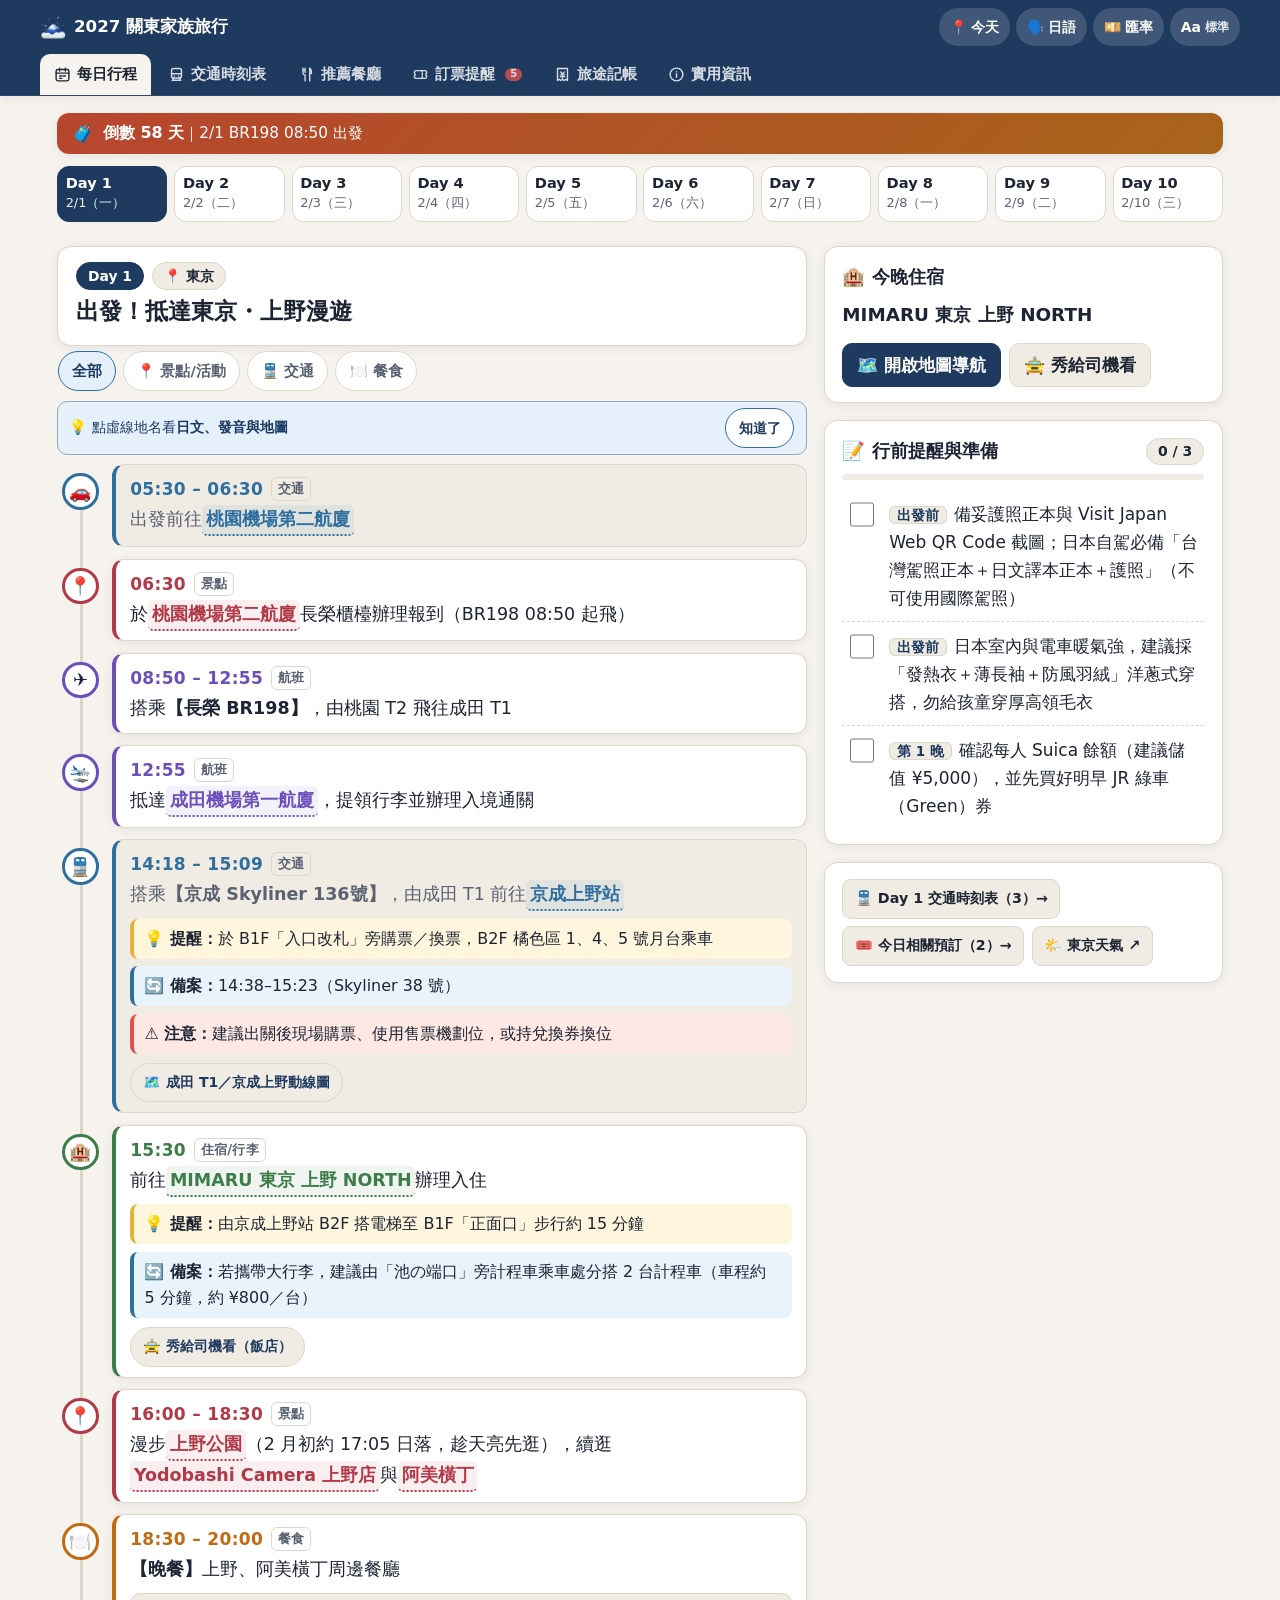
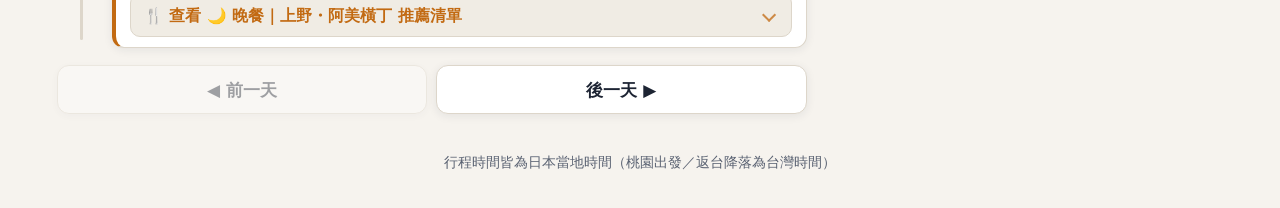
<file: index.html>
<!DOCTYPE html>
<html lang="zh-Hant">
<head>
<meta charset="UTF-8">
<meta name="viewport" content="width=device-width, initial-scale=1, viewport-fit=cover">
<meta name="theme-color" content="#1f3a5f">
<meta name="mobile-web-app-capable" content="yes">
<meta name="apple-mobile-web-app-capable" content="yes">
<meta name="apple-mobile-web-app-status-bar-style" content="black-translucent">
<meta name="apple-mobile-web-app-title" content="關東家族旅行">
<meta name="description" content="2027/2/1–2/10 日本關東10天9夜家族旅行互動行程表、訂票提醒、交通時刻表查詢、推薦餐廳、準備清單與離線導覽助理">
<title>2027 日本關東 10天9夜 家族旅行助理</title>
<meta property="og:title" content="2027 關東家族旅行">
<meta property="og:description" content="10天9夜家族旅行互動行程表、訂票提醒、交通與餐廳">
<meta property="og:image" content="https://fritzch0314.github.io/2027springtrip/icon-512.png">

<link rel="manifest" href="manifest.json">
<link rel="apple-touch-icon" href="apple-touch-icon.png">
<link rel="icon" type="image/svg+xml" href="icon.svg">
<link rel="icon" href="data:image/svg+xml,<svg xmlns='http://www.w3.org/2000/svg' viewBox='0 0 100 100'><text y='.9em' font-size='90'>🗻</text></svg>">
<link rel="stylesheet" href="style.css">
</head>
<body>

<header class="top">
  <div class="top-row">
    <div class="brand">
      <span class="logo" aria-hidden="true">🗻</span>
      <span class="t">2027 關東家族旅行</span>
    </div>
    <span class="net-pill" id="netPill" role="status">📴 離線</span>
    <div class="tools">
      <button type="button" class="iconbtn" id="todayJumpBtn" aria-label="跳回今天此刻行程" title="跳回今天此刻行程">📍 <span class="lbl">今天</span></button>
      <button type="button" class="iconbtn" id="phraseHubBtn" aria-label="旅途日語溝通手冊" title="全場景日語溝通卡">🗣️ <span class="lbl">日語</span></button>
      <button type="button" class="iconbtn" id="calcBtn" aria-label="快速日幣台幣換算" title="快速匯率換算">💴 <span class="lbl">匯率</span></button>
      <button type="button" class="iconbtn" id="fontCycleBtn" aria-label="切換字級大小" title="點擊切換字級大小">Aa <span id="fontLbl" class="font-lbl">標準</span></button>
    </div>
  </div>
  <nav class="tabs" aria-label="主選單"></nav>
</header>

<main>
  <div id="banner"></div>

  <div class="subtabs" id="subtabsMore" role="tablist" aria-label="實用資訊子分頁">
    <button type="button" role="tab" data-sub="packing" aria-selected="true">🎒 攜帶物品</button>
    <button type="button" role="tab" data-sub="hotel" aria-selected="false">🏨 住宿行李</button>
    <button type="button" role="tab" data-sub="info" aria-selected="false">🚨 緊急設定</button>
  </div>

  <!-- 每日行程 -->
  <section class="view" id="v-day" aria-label="每日行程">
    <div class="daywrap">
      <div class="full">
        <div class="daypicker-wrap">
          <div class="daypicker" id="daypicker" role="tablist" aria-label="選擇日期"></div>
        </div>
      </div>
      <div>
        <div class="dayhead" id="dayhead"></div>
        <div class="filters hscroll" id="filters" role="group" aria-label="篩選類別"></div>
        <div id="placeTipBar"></div>
        <ol class="timeline" id="timeline"></ol>
        <div class="daynav-bottom" id="daynavBottom"></div>
      </div>
      <aside class="side-cards" id="side"></aside>
    </div>
  </section>

  <!-- 訂票與預訂提醒 -->
  <section class="view" id="v-booking" aria-label="訂票提醒">
    <div id="bookingDash"></div>
    <div class="searchbox" id="bqWrap" hidden>
      <label class="sr-only" for="bq">搜尋訂票與預訂項目</label>
      <input id="bq" type="search" placeholder="🔍 搜尋預訂項目、日期、注意事項…（例：晴空塔、新幹線、12/01）" autocomplete="off">
    </div>
    <div class="filters hscroll" id="bookingStatusFilters" role="group" aria-label="依預訂狀態篩選"></div>
    <div class="filters hscroll" id="bookingCatFilters" role="group" aria-label="依類別篩選"></div>
    <div id="bookingDayBar"></div>
    <div class="grid-wide" id="bookingGrid"></div>
  </section>

  <!-- 旅途記帳與分帳 -->
  <section class="view" id="v-expense" aria-label="旅途記帳與分帳">
    <div id="expPage"></div>
  </section>

  <!-- 交通時刻表與常用連結查詢 -->
  <section class="view" id="v-transit" aria-label="交通時刻表查詢">
    <div class="sec-hd">
      <h2 class="sectitle" id="transitTitle">🚆 交通時刻表</h2>
      <div class="sec-hd-actions">
        <span class="filter-count" id="transitCount"></span>
        <button type="button" class="exp-ghost-btn" id="toggleTqBtn">🔍 搜尋</button>
      </div>
    </div>
    <div class="tt-quick-bar">
      <div class="tt-quick-hd">
        <span><b>⚡ 10 天離線班次速查表</b><small>主班次・備案・月台</small></span>
        <button type="button" class="exp-ghost-btn" id="toggleQuickTtBtn">展開 ▼</button>
      </div>
      <div id="quickTtWrap" class="quick-tt-wrap" hidden></div>
    </div>
    <div class="searchbox" id="tqWrap" hidden>
      <label class="sr-only" for="tq">搜尋交通時刻表與連結</label>
      <input id="tq" type="search" placeholder="🔍 搜尋路線、車站、車次、編號…（例：Skyliner、江之電、#24）" autocomplete="off">
    </div>
    <div class="filters hscroll" id="transitDayFilters" role="group" aria-label="依行程日篩選"></div>
    <div class="filters hscroll" id="transitCatFilters" role="group" aria-label="依交通分類篩選"></div>
    <div class="grid-wide" id="transitGrid"></div>
  </section>

  <!-- 美食指南 (A/B/C 推薦餐廳) -->
  <section class="view" id="v-food" aria-label="推薦餐廳">
    <div class="sec-hd">
      <h2 class="sectitle">🍽️ 推薦餐廳</h2>
      <div class="sec-hd-actions">
        <span class="filter-count" id="foodCount"></span>
        <button type="button" class="exp-ghost-btn" id="toggleFqBtn">🔍 搜尋</button>
      </div>
    </div>
    <div class="searchbox" id="fqWrap" hidden>
      <label class="sr-only" for="fq">搜尋餐廳</label>
      <input id="fq" type="search" placeholder="🔍 搜尋餐廳、料理或點餐方式…（例：敘敘苑、鰻魚飯、壽司郎、中文平板）" autocomplete="off">
    </div>
    <div class="filters hscroll" id="foodDayFilters" role="group" aria-label="依天數篩選餐廳"></div>
    <div class="filters hscroll" id="foodTierFilters" role="group" aria-label="依等級篩選餐廳"></div>
    <div class="grid-wide" id="foodGrid"></div>
  </section>

  <!-- 住宿 -->
  <section class="view" id="v-hotel" aria-label="住宿">
    <h2 class="sectitle sr-only-screen">🏨 住宿安排 (9晚)</h2>
    <div class="hotel-grid" id="hotels"></div>
  </section>

  <!-- 攜帶物品 -->
  <section class="view" id="v-packing" aria-label="攜帶物品">
    <h2 class="sectitle sr-only-screen">🎒 攜帶物品與清單</h2>
    <div class="box pack-dash">
      <div class="pack-dash-top">
        <b id="progtxt">完成 0 / 0</b>
        <div class="pack-dash-actions">
          <button type="button" class="exp-ghost-btn" id="filterUncheckedBtn">僅看未完成</button>
          <button type="button" class="exp-ghost-btn" id="resetChk">🔄 重設</button>
        </div>
      </div>
      <div class="progress" aria-hidden="true"><div id="progbar"></div></div>
      <div class="add-chk-row">
        <input id="customChkInput" type="text" placeholder="➕ 新增個人或家族待辦（例：買兒童雪鏡）">
        <button type="button" class="btn primary btn-sm" id="addCustomChkBtn">＋ 新增</button>
      </div>
    </div>
    <div class="pack-wrap" id="checks"></div>
  </section>

  <!-- 緊急與設定 -->
  <section class="view" id="v-info" aria-label="緊急聯絡與設定">
    <h2 class="sectitle sr-only-screen">🚨 緊急聯絡與設定</h2>
    <div class="info-grid" id="infoGrid"></div>
  </section>

  <p class="foot">行程時間皆為日本當地時間（桃園出發／返台降落為台灣時間）</p>
</main>

<!-- 🗣️ 全場景旅途日語溝通手冊 Modal -->
<div class="modal-backdrop sheet-wrap" id="phraseHubModal" role="dialog" aria-modal="true" aria-labelledby="hubTitle">
  <div class="modal-card wide sheet-card">
    <div class="modal-hd">
      <h3 id="hubTitle">🗣️ 旅途指差し日語溝通手冊</h3>
      <button type="button" class="modal-close" id="closeHubBtn">✕ 關閉</button>
    </div>
    <div class="modal-body">
      <div class="searchbox">
        <label class="sr-only" for="hubSearch">搜尋日語會話</label>
        <input id="hubSearch" type="search" placeholder="🔍 搜尋關鍵字…（例：免稅、置物櫃、雪胎、發燒、合照、刷卡、月台）" autocomplete="off">
      </div>
      <div class="filters" id="hubCats" role="group" aria-label="依旅途情境篩選日語會話"></div>
      <div id="partyBar" class="party-bar">
        <span class="party-title">👨‍👩‍👦‍👦 <b>用餐人數：</b></span>
        <div class="party-controls">
          <span class="party-grp">大人 <button type="button" class="qty-btn" id="adultMinus" aria-label="減少大人人數">−</button> <b id="adultCnt">4</b> <button type="button" class="qty-btn" id="adultPlus" aria-label="增加大人人數">＋</button></span>
          <span class="party-grp">小孩 <button type="button" class="qty-btn" id="kidMinus" aria-label="減少小孩人數">−</button> <b id="kidCnt">2</b> <button type="button" class="qty-btn" id="kidPlus" aria-label="增加小孩人數">＋</button></span>
        </div>
        <span class="party-summary" id="partySummary">（共 6 位，即時同步候位卡）</span>
      </div>
      <div id="hubWrap" class="phrase-grid"></div>
    </div>
  </div>
</div>

<!-- 🔍 全站綜合搜尋 Modal -->
<div class="modal-backdrop sheet-wrap" id="searchModal" role="dialog" aria-modal="true" aria-labelledby="searchTitle">
  <div class="modal-card wide sheet-card">
    <div class="modal-hd">
      <h3 id="searchTitle">🔍 全站綜合搜尋</h3>
      <button type="button" class="modal-close" id="closeSearchBtn">✕ 關閉</button>
    </div>
    <div class="modal-body">
      <div class="searchbox">
        <label class="sr-only" for="q">搜尋行程、訂票、時刻表與餐廳</label>
        <input id="q" type="search" placeholder="🔍 搜尋景點、餐廳、班次、訂票提醒、時刻表…（例：晴空塔、はくたか、黑貓、樹冰祭、敘敘苑）" autocomplete="off">
      </div>
      <div class="results" id="results"></div>
      <div id="searchHint" class="search-hint">輸入關鍵字即可一次搜尋 10 天行程、推薦餐廳、訂票提醒與交通時刻表。</div>
    </div>
  </div>
</div>

<!-- 指差し溝通卡放大 Modal -->
<div class="modal-backdrop" id="phraseModal" role="dialog" aria-modal="true" aria-labelledby="mZh">
  <div class="modal-card display-card">
    <div class="m-zh" id="mZh"></div>
    <div class="m-ja" id="mJa"></div>
    <div class="phrase-card ro display-ro" id="mRo"></div>
    <div class="display-actions">
      <button type="button" class="btn" id="speakPhraseBtn">🔊 播放日語發音</button>
      <button type="button" class="btn primary" id="closeModalBtn">✕ 關閉畫面</button>
    </div>
  </div>
</div>

<!-- 📍 地點迷你名片 Modal（中文＋日文＋羅馬拼音＋發音＋Google 地圖） -->
<div class="modal-backdrop" id="placeModal" role="dialog" aria-modal="true" aria-labelledby="plZh">
  <div class="modal-card display-card">
    <div class="m-zh" id="plZh"></div>
    <div class="m-ja" id="plJa"></div>
    <div class="phrase-card ro display-ro" id="plRo"></div>
    <div class="display-actions">
      <a class="btn primary" id="plMapBtn" href="#" target="_blank" rel="noopener">🗺️ 開啟 Google 地圖</a>
      <button type="button" class="btn" id="plSpeakBtn">🔊 播放日語發音</button>
      <button type="button" class="btn" id="closePlaceBtn">✕ 關閉</button>
    </div>
  </div>
</div>

<!-- 🚖 秀給司機看 日文大字卡 Modal -->
<div class="modal-backdrop" id="taxiModal" role="dialog" aria-modal="true" aria-labelledby="taxiJa">
  <div class="modal-card display-card wide-display">
    <div class="taxi-prompt">運転手さん、ここまでお願いします</div>
    <div class="taxi-sub">（司機先生，請載我們到這裡）</div>
    <div class="taxi-ja" id="taxiJa"></div>
    <div class="taxi-zh" id="taxiZh"></div>
    <div class="taxi-addr" id="taxiAddr"></div>
    <div><a class="taxi-tel" id="taxiTel" href="#"></a></div>
    <div class="taxi-tip">💡 可將電話號碼提供給司機輸入車機導航</div>
    <button type="button" class="btn primary" id="closeTaxiBtn">✕ 關閉畫面</button>
  </div>
</div>

<!-- 💴 快速匯率換算 Modal -->
<div class="modal-backdrop sheet-wrap" id="calcModal" role="dialog" aria-modal="true" aria-labelledby="calcTitle">
  <div class="modal-card sheet-card calc-card">
    <div class="modal-hd">
      <h3 id="calcTitle">💴 快速日幣 ↔ 台幣換算</h3>
      <button type="button" class="modal-close" id="closeCalcBtn">✕ 關閉</button>
    </div>
    <div class="modal-body">
      <div class="calc-rate-row">
        <label for="mRateInp">1 JPY =</label>
        <input id="mRateInp" type="number" step="0.001" value="0.215">
        <span>TWD</span>
        <button type="button" class="btn btn-sm" id="rateLiveBtn">🔄 即時匯率</button>
      </div>
      <div id="rateNote" class="rate-note"></div>
      <div class="calc-row">
        <div><label for="mJpyInp">日幣 (JPY ¥)</label><input id="mJpyInp" type="number" value="1000" inputmode="decimal"></div>
        <div class="calc-swap" aria-hidden="true">↔</div>
        <div><label for="mTwdInp">台幣 (TWD $)</label><input id="mTwdInp" type="number" value="215" inputmode="decimal"></div>
      </div>
      <div class="preset-chips" id="mCalcPresets">
        <button type="button" data-jpy="500">¥500</button>
        <button type="button" data-jpy="1000">¥1,000</button>
        <button type="button" data-jpy="3000">¥3,000</button>
        <button type="button" data-jpy="5000">¥5,000</button>
        <button type="button" data-jpy="10000">¥10,000</button>
      </div>
      <div class="calc-foot">
        <button type="button" class="btn primary" id="calcToExpBtn">🧾 帶入金額去記帳 →</button>
      </div>
    </div>
  </div>
</div>

<!-- 🧾 新增／編輯記帳彈窗（手機底部抽屜／桌機置中） -->
<div class="modal-backdrop sheet-wrap exp-modal-wrap" id="expFormModal" role="dialog" aria-modal="true" aria-labelledby="expModalTitle">
  <div class="modal-card sheet-card exp-modal-card">
    <div class="modal-hd exp-modal-hd">
      <button type="button" class="exp-hd-cancel" id="closeExpModalBtn">✕ 取消</button>
      <h3 id="expModalTitle">新增記帳</h3>
      <button type="button" class="exp-hd-save" id="expModalSaveBtn">✓ 儲存</button>
    </div>
    <div id="expFormBody" class="modal-body"></div>
  </div>
</div>

<!-- 🗺️ 關鍵節點動線／樓層圖解 按需 Modal -->
<div class="modal-backdrop sheet-wrap" id="guideModal" role="dialog" aria-modal="true" aria-labelledby="guideTitle">
  <div class="modal-card wide sheet-card">
    <div class="modal-hd">
      <h3 id="guideTitle"></h3>
      <button type="button" class="modal-close" id="closeGuideBtn">✕ 關閉</button>
    </div>
    <div id="guideBody" class="modal-body"></div>
  </div>
</div>

<div class="toast" id="toast" role="status" aria-live="polite"></div>

<!-- PWA 安裝與離線使用教學 Modal -->
<div class="modal-backdrop sheet-wrap" id="pwaModal" role="dialog" aria-modal="true" aria-labelledby="pwaTitle">
  <div class="modal-card sheet-card pwa-card">
    <div class="modal-hd">
      <h3 id="pwaTitle">📲 安裝「關東家族旅行 App」</h3>
      <button type="button" class="modal-close" id="closePwaModalBtn">✕ 關閉</button>
    </div>
    <div class="modal-body">
      <p class="pwa-desc">安裝至手機主畫面後，可像原生 App 全螢幕開啟，在飛機上、地下鐵或山區無網路時也能<b>100% 離線查閱行程、訂票提醒、班次速查、餐廳與勾選清單</b>！</p>
      <div id="nativeInstallWrap" hidden>
        <button type="button" class="btn primary pwa-native-btn" id="triggerNativeInstallBtn">✨ 立即一鍵安裝到手機／電腦</button>
      </div>
      <div class="pwa-steps">
        <h4>🍎 iPhone / iPad（Safari 瀏覽器）</h4>
        <ol>
          <li>點擊 Safari 底部中間的<b>「分享」按鈕 📤</b>（方框向上箭頭）</li>
          <li>選單往下滑，點選<b>「加入主畫面 (Add to Home Screen)」➕</b></li>
          <li>點擊右上角<b>「新增」</b>，桌面即會出現「🗻 關東家族旅行」App 圖示！</li>
        </ol>
      </div>
      <div class="pwa-steps">
        <h4>🤖 Android 手機（Chrome 瀏覽器）</h4>
        <ol>
          <li>點擊上方「立即一鍵安裝」按鈕，或點 Chrome 右上角<b>「選單（三個點）」</b></li>
          <li>點選<b>「安裝應用程式」</b>或<b>「加到主畫面」</b>即可完成！</li>
        </ol>
      </div>
      <div class="pwa-status" id="pwaSwStatus">正在檢查離線快取狀態…</div>
      <button type="button" class="btn primary pwa-ok-btn" id="pwaOkBtn">我知道了</button>
    </div>
  </div>
</div>

<button type="button" id="backTopBtn" class="back-top" aria-label="回到頁面頂端" title="回到頂端">↑</button>
<nav class="bottom" aria-label="主選單"></nav>

<script src="data/trip-data.js"></script>
<script src="data/places.js"></script>
<script src="app.js"></script>
</body>
</html>
</file>
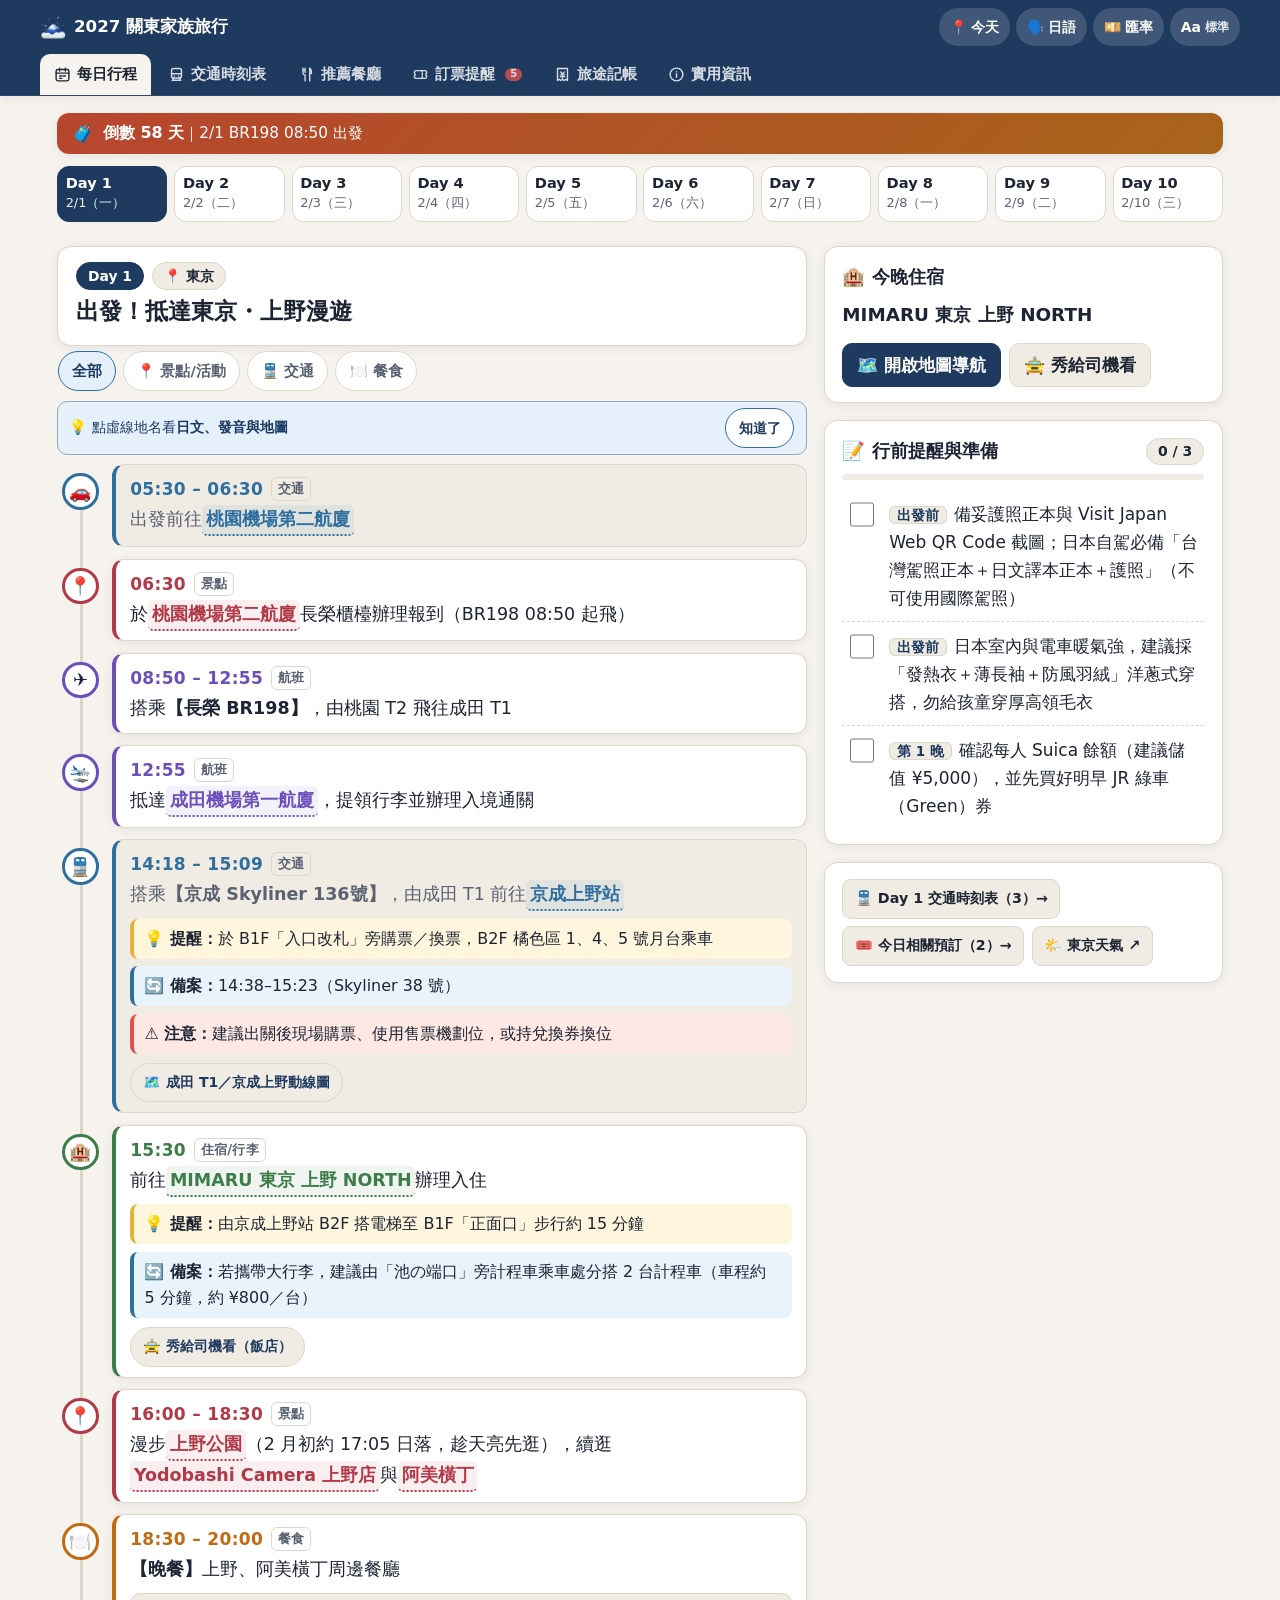
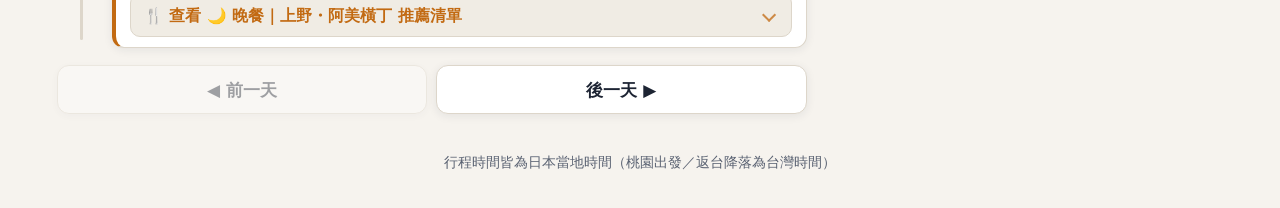
<file: demo/index.html>
<!DOCTYPE html>
<html lang="zh-Hant">
<head>
<meta charset="UTF-8">
<title>已合併至正式版｜2027 關東家族旅行</title>
<script>location.replace('../' + (location.hash || ''));</script>
<meta http-equiv="refresh" content="0;url=../">
</head>
<body>已合併至正式版，正在跳轉… <a href="../">點此前往</a></body>
</html>
</file>
<file: style.css>
/* =========================================================
   1. Design Tokens & Base
   ========================================================= */
:root{
  --fs:17px;
  --bg:#f6f3ee;
  --surface:#ffffff;
  --surface2:#f0ece4;
  --text:#1d2433;
  --muted:#5a6272;
  --line:#ddd6ca;

  --primary:#1f3a5f;
  --primary-ink:#ffffff;
  --accent:#b8452f;

  --header-bg:#1f3a5f;
  --header-ink:#ffffff;
  --header-btn-bg:rgba(255,255,255,.15);
  --hero-bg:linear-gradient(135deg,#1f3a5f,#2b517f);
  --hero-ink:#ffffff;
  --cta-bg:linear-gradient(135deg,#d95836,#e57c23);
  --cta-ink:#ffffff;

  --chip-active-bg:#e6f0fb;
  --chip-active-border:#2f6f9f;
  --chip-active-ink:#183a63;
  --done-bg:#e6f6ee;
  --done-border:#269068;
  --done-ink:#0f6344;
  --payer-bg:#fff2dc;
  --payer-border:#d4841c;
  --payer-ink:#8c4a06;

  --c-flight:#6b4fbb;
  --c-transit:#2f6f9f;
  --c-food:#c26a12;
  --c-hotel:#3d7d4a;
  --c-sight:#b23a48;
  --c-event:#a1307f;

  --tip-bg:#fff6dd;
  --tip-line:#e2b33c;
  --warn-bg:#fde8e4;
  --warn-line:#d9534f;
  --alt-bg:#e8f3fc;
  --alt-line:#2f6f9f;

  --tier-a:#b23a48;
  --tier-b:#2f6f9f;
  --tier-c:#3d7d4a;

  --now:#0f8a5f;
  --urgent:#c83e2b;
  --upcoming:#c26a12;

  --svg-orange:#c2410c;
  --svg-amber:#92400e;
  --svg-red:#b91c1c;
  --svg-blue:#2563eb;

  --shadow:0 2px 10px rgba(30,40,60,.08);
  --radius:14px;
}

[data-theme="dark"]{
  color-scheme:dark;
  --bg:#12161d;
  --surface:#1b212b;
  --surface2:#242c38;
  --text:#eef1f6;
  --muted:#a9b2c1;
  --line:#323c4b;

  --primary:#8fb8ff;
  --primary-ink:#0d1420;
  --accent:#ff8a70;

  --header-bg:#162235;
  --header-ink:#eef1f6;
  --header-btn-bg:rgba(255,255,255,.1);
  --hero-bg:linear-gradient(135deg,#1c2e4a,#284268);
  --hero-ink:#eef1f6;
  --cta-bg:linear-gradient(135deg,#e06543,#eb8d34);
  --cta-ink:#ffffff;

  --chip-active-bg:#1e3552;
  --chip-active-border:#7cc0ff;
  --chip-active-ink:#dbeafe;
  --done-bg:#17362a;
  --done-border:#3ddc97;
  --done-ink:#b8f3d8;
  --payer-bg:#3f2d14;
  --payer-border:#f0a846;
  --payer-ink:#fde6b8;

  --c-flight:#b9a3ff;
  --c-transit:#7cc0ff;
  --c-food:#ffb366;
  --c-hotel:#86d897;
  --c-sight:#ff8f9d;
  --c-event:#f39be0;

  --tip-bg:#3a3218;
  --tip-line:#c9a23a;
  --warn-bg:#40221f;
  --warn-line:#ff7b72;
  --alt-bg:#1a2d42;
  --alt-line:#7cc0ff;

  --tier-a:#ff8f9d;
  --tier-b:#7cc0ff;
  --tier-c:#86d897;

  --now:#3ddc97;
  --urgent:#ff7b72;
  --upcoming:#ffb366;

  --svg-orange:#fb923c;
  --svg-amber:#fbbf24;
  --svg-red:#f87171;
  --svg-blue:#60a5fa;

  --shadow:0 2px 12px rgba(0,0,0,.42);
}

*{box-sizing:border-box}
html{font-size:var(--fs);-webkit-text-size-adjust:100%;scroll-padding-top:5.5rem}
body{
  margin:0;
  background:var(--bg);
  color:var(--text);
  font-family:"Noto Sans TC","PingFang TC","Microsoft JhengHei","Heiti TC",system-ui,-apple-system,"Segoe UI","Apple Color Emoji","Segoe UI Emoji","Segoe UI Symbol","Noto Color Emoji",sans-serif;
  line-height:1.65;
  padding-bottom:calc(min(4.8rem,92px) + env(safe-area-inset-bottom));
}
a{color:var(--primary)}
button{font:inherit;color:inherit;cursor:pointer}
:focus-visible{outline:3px solid var(--accent);outline-offset:2px;border-radius:6px}
.sr-only{position:absolute;width:1px;height:1px;overflow:hidden;clip:rect(0 0 0 0);white-space:nowrap}
.sr-only-screen{position:absolute;width:1px;height:1px;overflow:hidden;clip:rect(0 0 0 0);white-space:nowrap}
[hidden]{display:none!important}

/* =========================================================
   2. Header & Navigation (Font-Size Clamped for Safety)
   ========================================================= */
header.top{
  position:sticky;
  top:0;
  z-index:20;
  background:var(--header-bg);
  color:var(--header-ink);
  border-bottom:1px solid rgba(255,255,255,.08);
  padding:calc(8px + env(safe-area-inset-top)) 14px 8px;
  box-shadow:var(--shadow);
  transition:transform .25s ease;
}
[data-theme="dark"] header.top{border-bottom-color:var(--line)}
header.top.hide{transform:translateY(-100%)}

.top-row{
  display:flex;
  align-items:center;
  gap:8px;
  max-width:1200px;
  margin:0 auto;
  flex-wrap:wrap;
}
.brand{
  display:flex;
  align-items:center;
  gap:7px;
  font-weight:800;
  font-size:clamp(15px,.98rem,18px);
  flex:1 1 auto;
  min-width:0;
}
.brand span.t{white-space:nowrap;overflow:hidden;text-overflow:ellipsis}
.brand .logo{font-size:clamp(18px,1.25rem,22px);line-height:1}

.net-pill{
  font-size:12px;
  font-weight:800;
  padding:3px 9px;
  border-radius:999px;
  background:#d9534f;
  color:#fff;
  display:none;
  align-items:center;
  gap:4px;
  white-space:nowrap;
  flex:0 0 auto;
}
.net-pill.offline{display:inline-flex}

.tools{
  display:flex;
  align-items:center;
  gap:6px;
  flex-wrap:nowrap;
}
.iconbtn{
  border:0;
  background:var(--header-btn-bg);
  color:var(--header-ink);
  border-radius:999px;
  height:38px;
  min-width:38px;
  padding:0 11px;
  font-size:clamp(12px,.82rem,14px);
  font-weight:700;
  display:inline-flex;
  align-items:center;
  justify-content:center;
  gap:4px;
  white-space:nowrap;
  transition:background .15s;
}
.iconbtn:hover{background:rgba(255,255,255,.24)}
.font-lbl{font-size:11.5px;opacity:.9}

nav.tabs{display:none}

/* Mobile Bottom Nav */
nav.bottom{
  position:fixed;
  left:0;
  right:0;
  bottom:0;
  z-index:30;
  background:var(--surface);
  border-top:1px solid var(--line);
  display:flex;
  justify-content:space-around;
  overflow-x:auto;
  padding:4px 2px calc(4px + env(safe-area-inset-bottom));
  box-shadow:0 -2px 10px rgba(0,0,0,.06);
}
nav.bottom button{
  flex:1 0 auto;
  min-width:44px;
  border:0;
  background:none;
  display:flex;
  flex-direction:column;
  align-items:center;
  gap:2px;
  padding:4px 2px;
  font-size:clamp(11px,.7rem,13px);
  color:#566173;
  font-weight:600;
  border-radius:10px;
  white-space:nowrap;
  position:relative;
}
[data-theme="dark"] nav.bottom button{color:#9aa6b8}
nav.bottom button .ic{
  display:inline-flex;
  align-items:center;
  justify-content:center;
  width:38px;
  height:26px;
  border-radius:999px;
  transition:background .15s;
}
nav.bottom button .ic svg{
  width:21px;
  height:21px;
  fill:none;
  stroke:currentColor;
  stroke-width:1.95;
  stroke-linecap:round;
  stroke-linejoin:round;
  display:block;
}
nav.bottom button[aria-current="page"]{color:var(--primary);font-weight:800}
nav.bottom button[aria-current="page"] .ic{background:color-mix(in srgb,var(--primary) 14%,transparent)}
nav.bottom button[aria-current="page"] .ic svg{stroke-width:2.35}

.nav-badge{
  position:absolute;
  top:2px;
  right:calc(50% - 19px);
  background:#d9534f;
  color:#fff;
  font-size:10px;
  font-weight:800;
  line-height:1.25;
  padding:0 5px;
  border-radius:999px;
  min-width:16px;
  text-align:center;
}
nav.tabs button{position:relative}
nav.tabs .nav-badge{position:static;margin-left:4px;vertical-align:middle;display:inline-block}

/* =========================================================
   3. Main Layout & Shared Components
   ========================================================= */
main{max-width:1200px;margin:0 auto;padding:1rem}
.view{display:none}
.view.active{display:block}

.sec-hd{
  display:flex;
  align-items:center;
  justify-content:space-between;
  gap:.5rem;
  margin-bottom:.65rem;
}
.sec-hd .sectitle{margin:0;white-space:nowrap;overflow:hidden;text-overflow:ellipsis}
.sectitle{font-size:1.18rem;margin:0 0 .65rem;line-height:1.3}
.sec-hd-actions{display:flex;align-items:center;gap:.45rem;flex:0 0 auto}
.filter-count{font-size:.82rem;font-weight:700;color:var(--muted);white-space:nowrap}

.box{
  background:var(--surface);
  border:1px solid var(--line);
  border-radius:var(--radius);
  padding:.9rem 1.05rem;
  box-shadow:var(--shadow);
}
.box h3{margin:0 0 .45rem;font-size:1.08rem;display:flex;align-items:center;gap:.4rem;flex-wrap:wrap}
.box ul{margin:0;padding-left:1.2rem}
.box li{margin:.25rem 0}

/* 3-Tier Button System */
.btn{
  display:inline-flex;
  align-items:center;
  justify-content:center;
  gap:.35rem;
  border:1.5px solid var(--line);
  background:var(--surface2);
  border-radius:10px;
  padding:.42rem .82rem;
  min-height:2.45rem;
  font-weight:700;
  text-decoration:none;
  color:var(--text);
  margin-top:.4rem;
  transition:filter .14s,background .14s,border-color .14s,transform .12s;
}
.btn:hover{border-color:color-mix(in srgb,var(--primary) 45%,var(--line))}
.btn.primary{background:var(--primary);color:var(--primary-ink);border-color:var(--primary)}
.btn.primary:hover{filter:brightness(1.08)}
.btn.done-soft{
  background:var(--done-bg);
  color:var(--done-ink);
  border-color:var(--done-border);
}
.btn.pending-soft{
  background:var(--payer-bg);
  color:var(--payer-ink);
  border-color:var(--payer-border);
}
.btn-sm{padding:.28rem .68rem;font-size:.84rem;border-radius:9px;min-height:2.35rem;margin-top:0}

.exp-ghost-btn{
  border:1.5px solid var(--line);
  background:var(--surface);
  color:var(--text);
  border-radius:9px;
  padding:.25rem .65rem;
  font-size:.82rem;
  font-weight:700;
  min-height:2.35rem;
  white-space:nowrap;
  display:inline-flex;
  align-items:center;
  gap:.25rem;
}
.exp-ghost-btn.active{
  background:var(--chip-active-bg);
  border-color:var(--chip-active-border);
  color:var(--chip-active-ink);
  font-weight:800;
}

/* Unified Segmented Controls (.subtabs & .exp-mob-tabs) */
.subtabs,.exp-mob-tabs{
  display:flex;
  gap:.28rem;
  background:var(--surface2);
  border:1px solid var(--line);
  border-radius:12px;
  padding:.22rem;
  margin-bottom:.8rem;
}
.subtabs{display:none}
.subtabs.show{display:flex}
.subtabs button,.exp-mob-tabs button{
  flex:1;
  border:0;
  background:transparent;
  color:var(--muted);
  padding:.42rem .45rem;
  border-radius:9px;
  font-weight:800;
  font-size:.88rem;
  min-height:2.35rem;
  white-space:nowrap;
  transition:all .15s;
}
.subtabs button[aria-selected="true"],.exp-mob-tabs button[aria-selected="true"]{
  background:var(--surface);
  color:var(--primary);
  box-shadow:0 1px 5px rgba(20,30,50,.12);
}

/* Unified Filter Chips (.filters) */
.filters{
  display:flex;
  gap:.4rem;
  flex-wrap:wrap;
  margin:.2rem 0 .45rem;
}
.filters button{
  border:1.5px solid var(--line);
  background:var(--surface);
  color:var(--muted);
  border-radius:999px;
  padding:.28rem .78rem;
  font-size:.86rem;
  font-weight:700;
  min-height:2.35rem;
  transition:all .14s;
}
.filters button:hover{border-color:color-mix(in srgb,var(--primary) 45%,var(--line));color:var(--text)}
.filters button[aria-pressed="true"]{
  background:var(--chip-active-bg);
  border-color:var(--chip-active-border);
  color:var(--chip-active-ink);
  font-weight:800;
}
.filters.hscroll{
  flex-wrap:nowrap;
  overflow-x:auto;
  -webkit-overflow-scrolling:touch;
  scrollbar-width:none;
  padding:.1rem .4rem .15rem .05rem;
  -webkit-mask-image:linear-gradient(to right,#000 calc(100% - 18px),transparent);
  mask-image:linear-gradient(to right,#000 calc(100% - 18px),transparent);
}
.filters.hscroll::-webkit-scrollbar{display:none}
.filters.hscroll button{flex:0 0 auto;white-space:nowrap}

/* Unified Collapsible Details (Single CSS Chevron) */
details.collapsible{
  border-top:1px dashed var(--line);
  padding-top:.42rem;
  margin-top:.42rem;
}
details.collapsible > summary,
.meal-drawer > summary,
.pack-details > summary{
  list-style:none;
  cursor:pointer;
  display:flex;
  align-items:center;
  justify-content:space-between;
  gap:.5rem;
  user-select:none;
}
details.collapsible > summary::-webkit-details-marker,
.meal-drawer > summary::-webkit-details-marker,
.pack-details > summary::-webkit-details-marker{display:none}
details.collapsible > summary::after,
.meal-drawer > summary::after{
  content:"";
  width:.48rem;
  height:.48rem;
  border-right:2px solid currentColor;
  border-bottom:2px solid currentColor;
  transform:rotate(45deg);
  transition:transform .18s ease;
  flex:0 0 auto;
  margin-right:.2rem;
  opacity:.75;
}
details.collapsible[open] > summary::after,
.meal-drawer[open] > summary::after{
  transform:rotate(-135deg);
}

/* Searchbox & Pills */
.searchbox{display:flex;gap:.5rem;margin-bottom:.6rem;flex-wrap:wrap}
.searchbox input{
  flex:1;
  min-width:12rem;
  font:inherit;
  padding:.58rem .85rem;
  border-radius:12px;
  border:1.5px solid var(--line);
  background:var(--surface);
  color:var(--text);
  min-height:2.55rem;
}
.searchbox input:focus{outline:none;border-color:var(--primary);box-shadow:0 0 0 3px color-mix(in srgb,var(--primary) 14%,transparent)}

.pill{
  display:inline-flex;
  align-items:center;
  gap:.25rem;
  border-radius:999px;
  padding:.08rem .65rem;
  font-size:.82rem;
  font-weight:700;
  background:var(--surface2);
  color:var(--text);
  border:1px solid var(--line);
}
.pill.holiday{background:#c8102e;color:#fff;border-color:#c8102e}
.pill.area{background:var(--primary);color:var(--primary-ink);border-color:var(--primary)}
.pill.urgent{background:rgba(217,83,79,.15);color:var(--urgent);border-color:var(--urgent)}
.pill.upcoming{background:rgba(194,106,18,.15);color:var(--upcoming);border-color:var(--upcoming)}
.pill.done{background:var(--done-bg);color:var(--done-ink);border-color:var(--done-border)}

.grid-wide{display:grid;grid-template-columns:repeat(auto-fill,minmax(min(100%,24rem),1fr));gap:.9rem}
.results .r{background:var(--surface);border:1px solid var(--line);border-radius:12px;padding:.65rem .85rem;margin-bottom:.5rem;width:100%;text-align:left;display:block}
.results .r small{color:var(--muted);font-weight:700}
.search-hint{color:var(--muted);font-size:.88rem;padding:.4rem .2rem}
mark{background:#ffe066;color:#000;border-radius:3px;padding:0 .1rem}

/* =========================================================
   4. View: Daily Itinerary (#v-day)
   ========================================================= */
.banner{
  background:linear-gradient(135deg,#b8452f,#a8641a);
  color:#fff;
  border-radius:12px;
  padding:.46rem .85rem;
  margin-bottom:.6rem;
  display:flex;
  align-items:center;
  gap:.5rem;
  box-shadow:var(--shadow);
  font-size:.9rem;
  line-height:1.35;
}
[data-theme="dark"] .banner{background:linear-gradient(135deg,#7a2f22,#7a5a1f)}
.banner .big{font-size:1.1rem;flex:0 0 auto}
.banner .btxt{min-width:0;flex:1;white-space:nowrap;overflow:hidden;text-overflow:ellipsis}
.banner b{font-size:.94rem}

.daywrap{display:grid;gap:1rem;grid-template-columns:minmax(0,1fr)}
.daywrap > *{min-width:0}

.daypicker-wrap{position:relative}
.daypicker{
  display:flex;
  gap:.45rem;
  overflow-x:auto;
  padding:.15rem .6rem .5rem .05rem;
  scroll-snap-type:x mandatory;
  -webkit-overflow-scrolling:touch;
  scrollbar-width:none;
  -webkit-mask-image:linear-gradient(to right,#000 calc(100% - 20px),transparent);
  mask-image:linear-gradient(to right,#000 calc(100% - 20px),transparent);
}
.daypicker::-webkit-scrollbar{display:none}
.daychip{
  scroll-snap-align:start;
  flex:0 0 auto;
  border:1.5px solid var(--line);
  background:var(--surface);
  border-radius:12px;
  padding:.4rem .65rem;
  text-align:left;
  min-width:6.2rem;
  position:relative;
  transition:all .14s;
}
.daychip .dn{font-weight:800;font-size:.92rem;display:block;line-height:1.25}
.daychip .dd{font-size:.82rem;color:var(--muted);display:block;white-space:nowrap}
.daychip[aria-selected="true"]{border-color:var(--primary);background:var(--primary);color:var(--primary-ink)}
.daychip[aria-selected="true"] .dd{color:inherit;opacity:.92}
.daychip .todaydot{position:absolute;top:.3rem;right:.35rem;background:var(--now);color:#fff;font-size:.65rem;font-weight:800;border-radius:6px;padding:0 .3rem}

.dayhead{background:var(--surface);border-radius:var(--radius);padding:.9rem 1.05rem;box-shadow:var(--shadow);border:1px solid var(--line)}
.dayhead .row1{display:flex;align-items:center;gap:.45rem;flex-wrap:wrap}
.dayhead h2{margin:.32rem 0 .15rem;font-size:1.38rem;line-height:1.35}
.wx{display:flex;flex-wrap:wrap;gap:.3rem .9rem;font-size:.9rem;font-weight:700;color:var(--muted);margin-top:.2rem}
.wx:empty{display:none}
.wxnote{font-weight:400;font-size:.85rem}

.place-tip{
  display:flex;
  align-items:center;
  justify-content:space-between;
  gap:.55rem;
  background:var(--chip-active-bg);
  border:1px solid color-mix(in srgb,var(--chip-active-border) 45%,var(--line));
  border-radius:10px;
  padding:.35rem .65rem;
  margin:0 0 .55rem;
  font-size:.84rem;
  color:var(--chip-active-ink);
}
.place-tip button{
  flex:0 0 auto;
  border:1px solid var(--chip-active-border);
  background:var(--surface);
  color:var(--primary);
  border-radius:999px;
  padding:.2rem .75rem;
  min-height:2.35rem;
  font-size:.82rem;
  font-weight:800;
  white-space:nowrap;
}

.timeline{list-style:none;margin:0;padding:0;position:relative}
.timeline::before{content:"";position:absolute;left:1.35rem;top:.5rem;bottom:.5rem;width:3px;background:var(--line);border-radius:2px}
.ev{position:relative;padding-left:3.25rem;margin:0 0 .68rem}
.ev .dot{
  position:absolute;
  left:.3rem;
  top:.52rem;
  width:2.15rem;
  height:2.15rem;
  border-radius:50%;
  display:flex;
  align-items:center;
  justify-content:center;
  font-size:1.05rem;
  background:var(--surface);
  border:3px solid var(--cat);
  z-index:1;
}
.ev .card{
  background:var(--surface);
  border:1px solid var(--line);
  border-left:4px solid var(--cat);
  border-radius:12px;
  padding:.58rem .82rem;
  box-shadow:var(--shadow);
}
.ev.transit .card{background:var(--surface2);box-shadow:none}
.ev.past .card{opacity:.62}
.ev.past .dot{opacity:.6}
.ev .time{font-weight:800;color:var(--cat);font-size:1rem;letter-spacing:.02em;display:flex;align-items:center;gap:.45rem;flex-wrap:wrap}
.ev .cat{font-size:.78rem;font-weight:700;color:var(--muted);border:1px solid var(--line);border-radius:6px;padding:0 .35rem}
.ev .txt{font-size:1.03rem;margin-top:.12rem;word-break:break-word}
.ev.transit .txt{color:var(--muted)}
.donetag{font-size:.8rem;font-weight:700;color:var(--now)}
.ev.flight{--cat:var(--c-flight)}
.ev.transit{--cat:var(--c-transit)}
.ev.food{--cat:var(--c-food)}
.ev.hotel{--cat:var(--c-hotel)}
.ev.sight{--cat:var(--c-sight)}
.ev.event{--cat:var(--c-event)}

a.place{
  display:inline-flex;
  align-items:center;
  gap:.1rem;
  font-weight:700;
  color:var(--cat);
  text-decoration:none;
  border-bottom:2px dotted currentColor;
  background:color-mix(in srgb,var(--cat) 8%,transparent);
  border-radius:5px;
  padding:0 .22rem;
}
.ev.transit a.place{color:var(--c-transit)}
a.place:hover{background:color-mix(in srgb,var(--cat) 16%,transparent)}

.tip{margin-top:.45rem;background:var(--tip-bg);border-left:4px solid var(--tip-line);border-radius:8px;padding:.4rem .6rem;font-size:.94rem}
.tip.warn{background:var(--warn-bg);border-color:var(--warn-line)}
.tip.alt{background:var(--alt-bg);border-color:var(--alt-line)}
.tip b{font-weight:800}

.quick-actions{display:flex;gap:.4rem;flex-wrap:wrap;margin-top:.5rem}
.quick-pill{
  display:inline-flex;
  align-items:center;
  gap:.28rem;
  padding:.26rem .7rem;
  min-height:2.35rem;
  border-radius:999px;
  border:1.5px solid var(--line);
  background:var(--surface2);
  color:var(--primary);
  font-size:.83rem;
  font-weight:800;
  text-decoration:none;
}
.quick-pill:hover{border-color:var(--primary);background:var(--chip-active-bg)}

/* Inline Meal Recommendations */
.meal-drawer{margin-top:.55rem;border:1px solid var(--line);border-radius:10px;background:var(--surface2);overflow:hidden}
.meal-drawer > summary{padding:.48rem .75rem;min-height:2.45rem;font-weight:800;font-size:.92rem;color:var(--c-food)}
.meal-drawer > summary:hover{background:rgba(194,106,18,.08)}
.meal-drawer-body{padding:.55rem .7rem;border-top:1px solid var(--line);background:var(--surface);font-size:.93rem}
.tier-block{margin-bottom:.55rem}
.tier-block:last-child{margin-bottom:0}
.tier-badge{display:inline-flex;align-items:center;gap:.25rem;font-size:.82rem;font-weight:800;padding:.1rem .5rem;border-radius:6px;margin-bottom:.25rem}
.tier-badge.ta{background:rgba(178,58,72,.12);color:var(--tier-a);border:1px solid var(--tier-a)}
.tier-badge.tb{background:rgba(47,111,159,.12);color:var(--tier-b);border:1px solid var(--tier-b)}
.tier-badge.tc{background:rgba(61,125,74,.12);color:var(--tier-c);border:1px solid var(--tier-c)}
.map-mini{
  display:inline-flex;
  align-items:center;
  font-size:.82rem;
  font-weight:700;
  padding:.22rem .65rem;
  min-height:2.35rem;
  border-radius:8px;
  background:var(--surface2);
  border:1px solid var(--line);
  text-decoration:none;
  color:var(--primary);
  white-space:nowrap;
}
.map-mini:hover{background:var(--primary);color:var(--primary-ink);border-color:var(--primary)}

.daynav-bottom{display:flex;gap:.55rem;margin:1rem 0 .2rem}
.daynav-bottom button{flex:1;min-height:2.6rem;padding:.55rem .8rem;border-radius:12px;border:1px solid var(--line);background:var(--surface);color:var(--text);font-weight:800;box-shadow:var(--shadow)}
.daynav-bottom button:disabled{opacity:.4;cursor:not-allowed}

.side-cards{display:grid;gap:1rem}
.side-jump-box{display:flex;gap:.45rem;flex-wrap:wrap;align-items:center}
.hotelname{font-weight:800;font-size:1.08rem}
.hotel-side-btns{display:flex;gap:.45rem;flex-wrap:wrap;margin-top:.3rem}
.prep-hd{display:flex;justify-content:space-between;align-items:center;gap:.4rem;margin-bottom:.45rem}
.prep-hd h3{margin:0}
.ptag{font-style:normal;font-size:.8rem;font-weight:800;background:var(--surface2);border:1px solid var(--line);color:var(--primary);border-radius:6px;padding:0 .4rem;margin-right:.4rem;white-space:nowrap}
.pbar{height:6px;border-radius:3px;background:var(--surface2);margin:0 0 .6rem;overflow:hidden}
.pbar i{display:block;height:100%;background:var(--now);transition:width .3s}

/* =========================================================
   5. View: Booking (#v-booking) & Transit (#v-transit) & Food (#v-food)
   ========================================================= */
.bk-hero,.exp-hero{
  background:var(--hero-bg);
  color:var(--hero-ink);
  border-radius:var(--radius);
  padding:.7rem .95rem;
  margin-bottom:.7rem;
  box-shadow:var(--shadow);
  display:flex;
  flex-direction:column;
  gap:.28rem;
}
.bk-hero-top{display:flex;align-items:center;justify-content:space-between;gap:.5rem;flex-wrap:wrap}
.bk-hero-title{font-size:1.05rem;font-weight:800;display:flex;align-items:center;gap:.35rem;flex-wrap:wrap}
.bk-hero-title b{font-size:1.18rem;font-weight:900}
.bk-hero-sub,.exp-hero-sub{font-size:.8rem;opacity:.88}
.bk-hero-actions{display:flex;align-items:center;gap:.4rem;flex-wrap:wrap}
.hero-pill-btn{
  border:1px solid rgba(255,255,255,.32);
  background:rgba(255,255,255,.15);
  color:var(--hero-ink);
  border-radius:999px;
  padding:.28rem .75rem;
  min-height:2.2rem;
  font-size:.82rem;
  font-weight:700;
  white-space:nowrap;
  display:inline-flex;
  align-items:center;
  gap:.25rem;
}
.hero-pill-btn:hover,.hero-pill-btn.active{background:rgba(255,255,255,.28)}
.sync-pill{
  border:0;
  background:transparent;
  color:var(--hero-ink);
  border-radius:6px;
  padding:1px 6px;
  font-size:.78rem;
  font-weight:700;
  opacity:.92;
  white-space:nowrap;
  display:inline-flex;
  align-items:center;
  gap:.22rem;
  vertical-align:baseline;
  line-height:1.3;
  transition:background .15s,opacity .15s;
}
.sync-pill:hover{background:rgba(255,255,255,.16);opacity:1}
.sync-pill.pending{background:rgba(251,191,36,.24);opacity:1}
.sync-pill.err{background:rgba(248,113,113,.26);opacity:1}
.bk-hero-prog{height:6px;border-radius:3px;background:rgba(255,255,255,.22);margin-top:.25rem;overflow:hidden}
.bk-hero-prog i{display:block;height:100%;background:#4ade80;border-radius:3px;transition:width .3s}

.bk-day-bar{margin-bottom:.75rem;display:flex;justify-content:space-between;align-items:center;gap:.5rem;flex-wrap:wrap;border-left:4px solid var(--primary)}
.bk-card{display:flex;flex-direction:column;gap:.5rem;position:relative;border-left:4px solid var(--upcoming)}
.bk-card.is-open{border-left-color:var(--urgent)}
.bk-card.is-done{border-left-color:var(--now)}
.bk-card.is-skipped{border-left-color:var(--muted);opacity:.82}
.bk-card-top,.tt-card-top,.food-card-top{display:flex;justify-content:space-between;align-items:center;gap:.4rem;flex-wrap:wrap}
.bk-card-badges,.tt-card-badges{display:flex;gap:.35rem;align-items:center;flex-wrap:wrap}
.bk-card h3,.tt-card h3{margin:.1rem 0 0;font-size:1.05rem}
.bk-open-twt{font-size:.86rem;color:var(--muted)}
.bk-open-twt b{color:var(--primary)}
.bk-actions{display:flex;gap:.45rem;flex-wrap:wrap;align-items:center}
.bk-details-summary{font-size:.86rem;font-weight:700;color:var(--primary);min-height:2.2rem}
.bk-details-body{margin-top:.5rem;display:grid;gap:.45rem}
.bk-open-jst{font-size:.84rem;color:var(--muted)}
.bk-note-inp{width:100%;font:inherit;font-size:.88rem;padding:.45rem .65rem;border-radius:9px;border:1px solid var(--line);background:var(--surface2);color:var(--text)}
.sub-chk-grid{display:grid;grid-template-columns:repeat(auto-fill,minmax(12.5rem,1fr));gap:.35rem;background:var(--surface2);padding:.5rem .65rem;border-radius:10px;border:1px solid var(--line);font-size:.86rem}
.sub-chk-grid label{display:flex;align-items:center;gap:.4rem;cursor:pointer;min-height:2rem}
.sub-chk-grid input{width:1.1rem;height:1.1rem;accent-color:var(--now)}
.sub-chk-done{text-decoration:line-through;color:var(--muted)}

/* Transit */
.tt-quick-bar{background:var(--surface);border:1px solid var(--line);border-left:4px solid var(--accent);border-radius:12px;padding:.52rem .8rem;margin-bottom:.65rem;box-shadow:var(--shadow)}
.tt-quick-hd{display:flex;align-items:center;justify-content:space-between;gap:.5rem}
.tt-quick-hd span{display:flex;align-items:baseline;gap:.45rem;flex-wrap:wrap;min-width:0;font-size:.94rem}
.tt-quick-hd small{font-size:.78rem;color:var(--muted)}
.quick-tt-wrap{margin-top:.6rem;overflow-x:auto}
.quick-tt-table{width:100%;border-collapse:collapse;font-size:.88rem}
.quick-tt-table th,.quick-tt-table td{border-bottom:1px solid var(--line);padding:.45rem .4rem;text-align:left;vertical-align:top}
.quick-tt-table th{background:var(--surface2);color:var(--text);font-weight:800;white-space:nowrap}
.tt-card{display:flex;flex-direction:column;gap:.45rem;border-left:4px solid var(--c-transit)}
.tt-note{font-size:.9rem;color:var(--muted)}
.tt-card-foot{display:flex;align-items:center;justify-content:space-between;gap:.4rem;flex-wrap:wrap;margin-top:auto;padding-top:.45rem;border-top:1px dashed var(--line)}
.tt-card-links{display:flex;gap:.35rem;flex-wrap:wrap}
.tt-link-chip{border:1px solid var(--line);background:var(--surface2);color:var(--primary);border-radius:999px;padding:.2rem .62rem;font-size:.8rem;font-weight:700;min-height:2.15rem}
.tt-link-chip:hover{background:var(--chip-active-bg);border-color:var(--chip-active-border)}

/* Food */
.food-card{border-left:4px solid var(--c-food)}
.meal-list{list-style:none;padding:0;margin:0}
.meal-item{display:flex;align-items:center;justify-content:space-between;gap:.55rem;padding:.4rem 0;border-bottom:1px dashed color-mix(in srgb,var(--line) 75%,transparent)}
.meal-item:last-child{border-bottom:0;padding-bottom:.1rem}
.meal-item-txt{flex:1 1 auto;min-width:0}
.meal-item-txt b{display:block;font-size:.93rem;line-height:1.3}
.meal-item-txt small{display:block;font-size:.8rem;color:var(--muted);line-height:1.35;margin-top:.06rem}

/* =========================================================
   6. View: Expense (#v-expense) & Expense Modal
   ========================================================= */
.exp-hero{
  flex-direction:row;
  align-items:center;
  justify-content:space-between;
  gap:.65rem;
}
.exp-hero-info{
  min-width:0;
  flex:1 1 auto;
  display:flex;
  flex-direction:column;
  gap:.22rem;
}
.exp-hero-actions{
  flex:0 0 auto;
  display:flex;
  flex-direction:column;
  align-items:stretch;
  gap:.34rem;
}
.exp-hero-actions .exp-add-btn,
.exp-hero-actions .hero-pill-btn{
  width:100%;
  justify-content:center;
}
.exp-hero-amt{font-size:1.36rem;font-weight:900;line-height:1.2}
.exp-hero-twd{font-size:.92rem;font-weight:700;opacity:.92}
.exp-add-btn{
  border:0;
  background:var(--cta-bg);
  color:var(--cta-ink);
  border-radius:999px;
  padding:.42rem 1.05rem;
  font-size:.94rem;
  font-weight:900;
  letter-spacing:.03em;
  box-shadow:0 4px 14px rgba(217,88,54,.42),0 0 0 2px rgba(255,255,255,.2);
  min-height:2.4rem;
  white-space:nowrap;
  display:inline-flex;
  align-items:center;
  justify-content:center;
  transition:transform .15s,filter .15s;
}
.exp-add-btn:hover{filter:brightness(1.07);transform:translateY(-1px)}

.exp-layout{display:grid;gap:.85rem;grid-template-columns:minmax(0,1fr)}
.exp-layout > *{min-width:0}
.exp-card{padding:.78rem .9rem;margin-bottom:.75rem}
.exp-card-hd{display:flex;align-items:center;justify-content:space-between;gap:.5rem;margin-bottom:.45rem}
.exp-card-hd h3{margin:0;font-size:.98rem}

#expDayFilters{margin:0 0 .45rem;gap:.3rem}
#expDayFilters button{padding:.22rem .66rem;font-size:.82rem;min-height:2.2rem}
.exp-filter-bar{display:grid;grid-template-columns:repeat(3,minmax(0,1fr));gap:.38rem;margin-bottom:.5rem}
.exp-filter-bar select,.exp-filter-bar input{font:inherit;font-size:.84rem;padding:.36rem .52rem;border:1px solid var(--line);border-radius:8px;background:var(--surface2);color:var(--text);min-height:2.35rem;min-width:0}
.exp-filter-bar input{grid-column:1 / -1}
.exp-filter-sum{background:var(--surface2);border-left:3px solid var(--primary);border-radius:7px;padding:.34rem .6rem;font-size:.82rem;margin-bottom:.5rem}
.exp-member-banner{display:flex;align-items:center;justify-content:space-between;gap:.4rem;background:var(--chip-active-bg);border:1px solid var(--chip-active-border);color:var(--chip-active-ink);border-radius:9px;padding:.38rem .65rem;font-size:.83rem;margin-bottom:.5rem;transition:box-shadow .2s}
.exp-member-banner.pulse{box-shadow:0 0 0 3px color-mix(in srgb,var(--primary) 28%,transparent)}
.exp-member-banner button{border:0;background:rgba(255,255,255,.75);color:inherit;border-radius:999px;padding:.2rem .65rem;min-height:2rem;font-size:.78rem;font-weight:700}
[data-theme="dark"] .exp-member-banner button{background:rgba(0,0,0,.35)}

.exp-day-group{margin-bottom:.55rem;border:1px solid var(--line);border-radius:10px;overflow:hidden;background:var(--surface)}
.exp-day-group:last-of-type{margin-bottom:.2rem}
.exp-day-hd{display:flex;justify-content:space-between;align-items:baseline;gap:.5rem;padding:.32rem .65rem;background:var(--surface2);border-bottom:1px solid var(--line);font-size:.82rem;font-weight:800;color:var(--primary)}
.exp-day-hd small{font-weight:600;color:var(--muted);margin-left:.25rem}
.exp-list-v2{list-style:none;padding:0;margin:0}
.exp-list-v2 li{border-bottom:1px solid color-mix(in srgb,var(--line) 65%,transparent);padding:.44rem .65rem;cursor:pointer;transition:background .15s}
.exp-list-v2 li:last-child{border-bottom:0}
.exp-list-v2 li:hover{background:color-mix(in srgb,var(--surface2) 60%,transparent)}
.exp-list-v2 li.is-open{background:var(--surface2)}
.exp-li-body{display:flex;align-items:center;gap:.5rem;min-width:0}
.exp-li-ic{width:2.15rem;height:2.15rem;border-radius:999px;border:1px solid transparent;display:inline-flex;align-items:center;justify-content:center;font-size:1rem;flex:0 0 auto;line-height:1}
[data-theme="dark"] .exp-li-ic{background:var(--surface2)!important}
.exp-li-mid{flex:1 1 auto;min-width:0}
.exp-li-title{font-weight:700;font-size:.93rem;line-height:1.28;word-break:break-word}
.exp-li-meta{font-size:.76rem;color:var(--muted);line-height:1.3;margin-top:.06rem;word-break:break-word}
.exp-li-meta b{color:var(--text);font-weight:700}
.exp-li-amt{flex:0 0 auto;text-align:right;line-height:1.18;white-space:nowrap}
.exp-li-amt b{display:block;font-size:.95rem;font-weight:900;font-variant-numeric:tabular-nums}
.exp-li-amt small{display:block;font-size:.72rem;color:var(--muted);font-variant-numeric:tabular-nums}
.exp-li-actions{display:flex;justify-content:flex-end;gap:.4rem;margin-top:.4rem;padding-top:.35rem;border-top:1px dashed var(--line)}
.exp-li-actions button{border:1px solid var(--line);background:var(--surface);color:var(--text);border-radius:8px;padding:.24rem .7rem;font-size:.8rem;font-weight:700;min-height:2.2rem}
.exp-li-actions button.danger{color:var(--urgent);border-color:color-mix(in srgb,var(--urgent) 45%,var(--line))}
.exp-hint-tip{font-size:.76rem;color:var(--muted);text-align:right;margin-top:.3rem}
.exp-empty{text-align:center;color:var(--muted);padding:1.2rem .6rem;font-size:.9rem}

.exp-tx-list{border:1px solid var(--line);border-radius:10px;overflow:hidden;background:var(--surface)}
.exp-tx-row{display:flex;align-items:center;gap:.55rem;padding:.48rem .65rem;border-bottom:1px solid color-mix(in srgb,var(--line) 70%,transparent);cursor:pointer;font-size:.9rem}
.exp-tx-row:last-child{border-bottom:0}
.exp-tx-row.done{opacity:.52;text-decoration:line-through;background:var(--surface2)}
.exp-tx-row input{width:1.15rem;height:1.15rem;accent-color:var(--now);margin:0;flex:0 0 auto}
.exp-tx-who{flex:1}
.exp-tx-amt b{font-size:.95rem;font-weight:900;color:var(--primary);font-variant-numeric:tabular-nums}

.exp-bal-tbl{width:100%;border-collapse:collapse;font-size:.85rem;font-variant-numeric:tabular-nums}
.exp-bal-tbl th{font-size:.75rem;font-weight:700;color:var(--muted);text-align:right;padding:.26rem .35rem;border-bottom:1.5px solid var(--line)}
.exp-bal-tbl th:first-child,.exp-bal-tbl td:first-child{text-align:left;padding-left:.2rem}
.exp-bal-tbl td{text-align:right;padding:.42rem .35rem;border-bottom:1px solid color-mix(in srgb,var(--line) 65%,transparent);white-space:nowrap}
.exp-bal-tbl tr:last-child td{border-bottom:0}
.exp-bal-row{cursor:pointer;transition:background .14s}
.exp-bal-row:hover{background:var(--surface2)}
.exp-bal-row.is-selected{background:var(--chip-active-bg)}
.exp-bal-chev{color:var(--muted);font-size:.85rem;margin-left:.25rem;opacity:.75}
.exp-bal-net{font-weight:900}
.exp-bal-net.pos{color:var(--now)}
.exp-bal-net.neg{color:var(--urgent)}

.exp-pm-grid{display:grid;grid-template-columns:repeat(3,minmax(0,1fr));gap:.42rem}
.exp-pm-box{background:var(--surface2);border:1px solid var(--line);border-radius:10px;padding:.45rem .4rem;text-align:center}
.exp-pm-hd{display:inline-flex;align-items:center;justify-content:center;gap:.22rem;font-size:.78rem;font-weight:700;color:var(--muted);margin-bottom:.15rem}
.exp-pm-box b{display:block;font-size:.92rem;font-weight:900;font-variant-numeric:tabular-nums}
.exp-pm-box small{display:block;font-size:.74rem;color:var(--muted);font-variant-numeric:tabular-nums}

.exp-chart-wrap{display:flex;align-items:center;gap:.85rem}
.exp-donut{width:86px;height:86px;flex:0 0 86px}
.exp-donut-n{font-size:13px;font-weight:900;fill:var(--text)}
.exp-donut-s{font-size:10px;font-weight:600;fill:var(--muted)}
.exp-bars{display:flex;flex-direction:column;gap:.38rem;flex:1;min-width:0}
.exp-bar-top{display:flex;justify-content:space-between;font-size:.83rem;margin-bottom:.1rem}
.exp-bar-top small{color:var(--muted)}
.exp-bar-track{height:6px;border-radius:3px;background:var(--surface2);overflow:hidden}
.exp-bar-track i{display:block;height:100%;border-radius:3px}
.exp-dot{display:inline-block;width:8px;height:8px;border-radius:999px;margin-right:.32rem;vertical-align:middle}

.exp-tools-bar{
  display:grid;
  grid-template-columns:repeat(5,minmax(0,1fr));
  gap:.32rem;
  padding:.15rem 0 .4rem;
}
.exp-tools-bar button{
  border:1px solid var(--line);
  background:var(--surface);
  color:var(--text);
  border-radius:999px;
  padding:.28rem .2rem;
  font-size:clamp(11px,.76rem,13px);
  font-weight:700;
  min-height:2.25rem;
  min-width:0;
  white-space:nowrap;
  display:inline-flex;
  align-items:center;
  justify-content:center;
  gap:2px;
}
.exp-tools-bar button:hover{background:var(--surface2)}
#expClear{color:var(--urgent)}

/* Floating FAB: Only appears after Hero scrolls out on mobile Ledger tab */
.exp-fab{
  display:none;
  opacity:0;
  pointer-events:none;
  transform:translateY(12px);
  transition:opacity .2s,transform .2s;
}
.exp-fab.show{opacity:1;pointer-events:auto;transform:none}

/* Expense Modal Form */
.exp-form-v2{display:flex;flex-direction:column;gap:.62rem}
.exp-form-v2 input:not([type=checkbox]),.exp-form-v2 select{width:100%;font:inherit;font-size:.94rem;padding:.42rem .6rem;border:1.5px solid var(--line);border-radius:10px;background:var(--surface);color:var(--text);min-height:2.45rem;min-width:0;transition:border-color .15s,box-shadow .15s}
.exp-form-v2 input:focus,.exp-form-v2 select:focus{outline:none;border-color:var(--primary);box-shadow:0 0 0 3px color-mix(in srgb,var(--primary) 14%,transparent)}
.exp-amt-hero{background:var(--surface);border:1.5px solid color-mix(in srgb,var(--primary) 26%,var(--line));border-radius:12px;padding:.5rem .55rem;box-shadow:0 2px 8px rgba(31,58,95,.06)}
.exp-amt-wrap{display:flex;gap:.4rem;align-items:stretch}
.exp-amt-hero #expJpy{border:0;background:transparent;font-size:1.35rem;font-weight:900;padding:.2rem .4rem;min-height:2.45rem;box-shadow:none;font-variant-numeric:tabular-nums}
.exp-amt-hero #expJpy:focus{box-shadow:none}
.exp-amt-hero #expJpy::placeholder{font-weight:400;font-size:.92rem}
.exp-conv-preview{font-size:.78rem;color:var(--primary);font-weight:700;padding:.22rem .2rem 0;border-top:1px dashed var(--line);margin-top:.32rem}
.exp-conv-preview:empty{display:none}

.exp-cur-seg,.exp-method-pills{display:flex;background:var(--surface2);border:1px solid var(--line);border-radius:10px;padding:.16rem;gap:.16rem}
.exp-cur-seg{flex:0 0 auto}
.exp-method-pills{display:grid;grid-template-columns:repeat(3,minmax(0,1fr));flex:1 1 auto;min-width:0}
.exp-cur-seg button,.exp-method-pills button{border:0;background:transparent;color:var(--muted);font-weight:700;border-radius:8px;padding:.2rem .5rem;min-height:2.1rem;font-size:.85rem;white-space:nowrap;display:inline-flex;align-items:center;justify-content:center;gap:.28rem;transition:all .14s}
.exp-cur-seg button[aria-pressed="true"],.exp-method-pills button[aria-pressed="true"]{background:var(--surface);color:var(--primary);font-weight:800;box-shadow:0 1px 4px rgba(20,30,50,.12)}
.pm-ic{display:inline-flex;align-items:center}
.pm-ic svg{width:16px;height:16px;fill:none;stroke:currentColor;stroke-width:2;stroke-linecap:round;stroke-linejoin:round;display:block}

.exp-chips{display:flex;flex-wrap:wrap;gap:.38rem}
.exp-chips button{border:1.5px solid var(--line);background:var(--surface);color:var(--text);border-radius:999px;padding:.34rem .8rem;font-size:.92rem;min-height:2.4rem;font-weight:600;transition:all .14s}
.exp-chips button[aria-pressed="true"]{background:var(--chip-active-bg);border-color:var(--chip-active-border);color:var(--chip-active-ink);font-weight:800}

.exp-people-grid{display:grid;gap:.48rem;grid-template-columns:1fr}
.exp-people-row{display:flex;flex-direction:column;justify-content:space-between;gap:.26rem;min-width:0}
.exp-split-hd{display:flex;align-items:center;justify-content:space-between;gap:.3rem;min-height:1.9rem}
.exp-mini-lbl{font-size:.78rem;font-weight:700;color:var(--muted)}
.exp-quick-split{display:inline-flex;gap:.25rem}
.exp-quick-split button{border:0;background:transparent;color:var(--primary);font-size:.78rem;font-weight:700;padding:.1rem .35rem;border-radius:6px;min-height:1.9rem}
.exp-quick-split button:hover{background:var(--surface2)}
.exp-member-pills{display:grid;grid-template-columns:repeat(6,minmax(0,1fr));gap:.26rem}
.exp-member-pills button{border:1.5px solid var(--line);background:var(--surface);color:var(--muted);border-radius:8px;padding:.28rem .1rem;font-size:.86rem;font-weight:700;min-height:2.25rem;text-align:center;overflow:hidden;text-overflow:ellipsis;white-space:nowrap;transition:all .14s}
#expPayerGroup button[aria-pressed="true"]{background:var(--payer-bg);border-color:var(--payer-border);color:var(--payer-ink);font-weight:900}
#expWho button{background:transparent;border-style:dashed}
#expWho button[aria-pressed="true"]{background:var(--done-bg);border-style:solid;border-color:var(--done-border);color:var(--done-ink);font-weight:800}
#expWho button[aria-pressed="true"]::before{content:"✓";font-size:.74rem;margin-right:.12rem;font-weight:900}

.exp-meta-foot{display:flex;align-items:center;gap:.45rem}
.exp-meta-foot .exp-day-sel{flex:0 0 6.5rem!important;width:6.5rem!important}

/* =========================================================
   7. View: Hotels (#v-hotel), Packing (#v-packing), Info (#v-info)
   ========================================================= */
.hotel-grid{display:grid;gap:.85rem;grid-template-columns:minmax(0,1fr)}
.hotel-card{display:flex;flex-direction:column;gap:.45rem}
.hotel-top{display:flex;align-items:center;justify-content:space-between;gap:.4rem;flex-wrap:wrap}
.hotel-dates{font-size:.82rem;font-weight:700;color:var(--muted)}
.hotel-meta{display:flex;flex-direction:column;gap:.3rem;font-size:.88rem}
.hotel-meta-row{display:flex;align-items:center;justify-content:space-between;gap:.45rem}
.hotel-copy{border:1px solid var(--line);background:var(--surface2);color:var(--primary);border-radius:8px;padding:.24rem .62rem;min-height:2.35rem;font-size:.8rem;font-weight:700;flex:0 0 auto;white-space:nowrap}
.hotel-copy:hover{background:var(--chip-active-bg);border-color:var(--chip-active-border)}
.hotel-note{background:var(--surface2);border-left:4px solid var(--c-hotel);border-radius:8px;padding:.45rem .65rem;font-size:.86rem;line-height:1.48;color:var(--text);flex:1}
.hotel-btns{display:grid;grid-template-columns:1fr 1fr;gap:.45rem;margin-top:.15rem}
.hotel-btns .btn{justify-content:center;margin:0;white-space:nowrap;font-size:.88rem}
.luggage-card{grid-column:1 / -1;border-left:4px solid var(--c-hotel)}

.pack-dash{padding:.75rem .9rem;margin-bottom:.75rem}
.pack-dash-top{display:flex;justify-content:space-between;align-items:center;gap:.45rem;flex-wrap:wrap}
.pack-dash-actions{display:flex;gap:.35rem}
.progress{height:.8rem;background:var(--surface2);border-radius:999px;overflow:hidden;border:1px solid var(--line);margin:.45rem 0 .5rem}
.progress > div{height:100%;background:var(--now);width:0;transition:width .3s}
.add-chk-row{display:flex;gap:.45rem;flex-wrap:nowrap}
.add-chk-row input{flex:1 1 auto;min-width:0;font:inherit;padding:.45rem .68rem;min-height:2.45rem;border-radius:10px;border:1px solid var(--line);background:var(--surface2);color:var(--text)}
.add-chk-row .btn{flex:0 0 auto;white-space:nowrap}
.pack-wrap{display:flex;flex-direction:column;gap:.75rem}
.pack-details > summary{font-weight:800;font-size:1rem;color:var(--primary)}
.pack-list{margin-top:.55rem;display:grid;grid-template-columns:minmax(0,1fr);gap:.1rem .9rem}
.check{display:flex;gap:.7rem;align-items:flex-start;padding:.55rem .2rem;border-bottom:1px dashed var(--line);cursor:pointer}
.check:last-child{border-bottom:0}
.check input{width:1.45rem;height:1.45rem;margin-top:.15rem;flex:0 0 auto;accent-color:var(--now)}
.check.done span{text-decoration:line-through;color:var(--muted)}
.check .del-btn{margin-left:auto;border:0;background:transparent;color:var(--muted);font-size:.95rem;min-width:2.35rem;min-height:2.35rem;display:inline-flex;align-items:center;justify-content:center}
.check .del-btn:hover{color:var(--warn-line)}

.info-grid{display:grid;gap:.85rem;grid-template-columns:minmax(0,1fr)}
.sos-pills{display:grid;grid-template-columns:1fr 1fr;gap:.45rem;margin-bottom:.55rem}
.sos-pill{display:flex;flex-direction:column;align-items:center;justify-content:center;padding:.48rem .5rem;border-radius:10px;background:var(--warn-bg);border:1.5px solid color-mix(in srgb,var(--warn-line) 55%,transparent);text-decoration:none;color:var(--text)}
.sos-pill.wide{grid-column:1 / -1;flex-direction:row;justify-content:space-between;padding:.5rem .85rem}
.sos-pill span{font-size:.78rem;font-weight:700;color:var(--muted)}
.sos-pill b{font-size:1.18rem;font-weight:900;color:var(--urgent);letter-spacing:.03em;white-space:nowrap}
.info-links{margin:.5rem 0 .6rem;padding-left:1.15rem;font-size:.9rem}
.info-btn-row{display:flex;gap:.45rem;flex-wrap:wrap}
.info-desc{font-size:.85rem;color:var(--muted);margin-bottom:.5rem}
.sync-wrap{margin-top:.55rem;padding-top:.55rem;border-top:1px dashed var(--line)}
.sync-wrap textarea{width:100%;font:inherit;font-size:.84rem;padding:.45rem .6rem;border-radius:9px;border:1px solid var(--line);background:var(--surface2);color:var(--text);resize:vertical}
.cloud-box{background:var(--surface2);border:1px solid var(--line);border-radius:10px;padding:.55rem .7rem;font-size:.85rem;margin-bottom:.55rem;display:flex;flex-direction:column;gap:.35rem}
.cloud-row{display:flex;gap:.4rem;align-items:center;flex-wrap:wrap}
.cloud-inp{flex:1 1 8rem;min-width:0;font:inherit;font-size:.88rem;padding:.38rem .6rem;min-height:2.35rem;border-radius:9px;border:1px solid var(--line);background:var(--surface);color:var(--text)}
.pwa-mini-list{display:flex;flex-direction:column;gap:.24rem;font-size:.83rem;background:var(--surface2);border-radius:9px;padding:.5rem .68rem;border:1px solid var(--line);margin:.55rem 0}
.pwa-mini-list > div{display:flex;gap:.55rem;align-items:baseline}
.pwa-mini-list > div > span:first-child{color:var(--muted);font-weight:700;flex:0 0 2.4rem}

.foot{color:var(--muted);font-size:.82rem;text-align:center;margin:2rem 0 1rem}

/* =========================================================
   8. Unified Modal & Sheet System
   ========================================================= */
.modal-backdrop{
  position:fixed;
  inset:0;
  background:rgba(0,0,0,.62);
  z-index:50;
  display:none;
  align-items:center;
  justify-content:center;
  padding:1rem;
}
.modal-backdrop.open{display:flex}

.modal-card{
  background:var(--surface);
  color:var(--text);
  border-radius:18px;
  max-width:34rem;
  width:100%;
  box-shadow:0 12px 32px rgba(0,0,0,.35);
  border:1px solid var(--line);
}
.modal-card.wide{max-width:42rem}

/* Scrollable Sheet Modals (with Sticky Header) */
.sheet-card{
  display:flex;
  flex-direction:column;
  padding:0;
  overflow:hidden;
  max-height:88dvh;
  text-align:left;
}
.calc-card{max-width:29rem}
.pwa-card{max-width:34rem}
.exp-modal-card{max-width:33rem}

.modal-hd{
  position:sticky;
  top:0;
  z-index:2;
  display:flex;
  justify-content:space-between;
  align-items:center;
  gap:.6rem;
  padding:.75rem .95rem;
  background:var(--surface);
  border-bottom:1px solid var(--line);
  flex:0 0 auto;
}
.modal-hd h3{margin:0;font-size:1.05rem;font-weight:800;line-height:1.35;min-width:0;flex:1}
.modal-close{
  flex:0 0 auto;
  white-space:nowrap;
  display:inline-flex;
  align-items:center;
  justify-content:center;
  gap:.2rem;
  border:1px solid var(--line);
  background:var(--surface2);
  color:var(--text);
  border-radius:999px;
  padding:.32rem .78rem;
  min-height:2.2rem;
  font-weight:800;
  font-size:.86rem;
}
.modal-body{
  padding:.82rem .95rem calc(1rem + env(safe-area-inset-bottom));
  overflow-y:auto;
  -webkit-overflow-scrolling:touch;
  flex:1 1 auto;
  min-height:0;
  background:var(--bg);
}

/* Expense Modal Header Overrides */
.exp-modal-hd h3{text-align:center}
.exp-hd-cancel{border:1px solid transparent;background:transparent;color:var(--muted);border-radius:999px;padding:.28rem .6rem;font-size:.88rem;font-weight:700;min-height:2.2rem;white-space:nowrap}
.exp-hd-cancel:hover{background:var(--surface2);color:var(--text)}
.exp-hd-save{border:0;background:var(--cta-bg);color:var(--cta-ink);border-radius:999px;padding:.36rem 1.02rem;font-size:.92rem;font-weight:900;letter-spacing:.03em;min-height:2.2rem;white-space:nowrap;box-shadow:0 3px 10px rgba(217,88,54,.38)}
.exp-hd-save:hover{filter:brightness(1.07)}

/* Display Modals (Phrase Zoom, Place Mini-Card, Taxi Card) */
.display-card{padding:1.35rem;text-align:center;max-width:30rem;max-height:92dvh;overflow-y:auto}
.display-card.wide-display{max-width:34rem}
.display-card .m-zh{font-size:1rem;color:var(--muted);font-weight:700}
.display-card .m-ja{font-size:1.8rem;font-weight:900;margin:.75rem 0;line-height:1.45;word-break:break-word}
.display-ro{margin-bottom:1rem;font-size:.92rem;text-align:center}
.display-actions{display:flex;gap:.5rem;justify-content:center;flex-wrap:wrap}
.display-actions .btn{margin:0}

.taxi-prompt{font-size:1.05rem;font-weight:800;color:var(--primary);margin-bottom:.35rem}
.taxi-sub{font-size:.86rem;color:var(--muted);margin-bottom:.25rem}
.taxi-ja{font-size:2rem;font-weight:900;line-height:1.3;margin:.4rem 0;word-break:break-word}
.taxi-zh{font-size:.92rem;color:var(--muted);font-weight:700}
.taxi-addr{font-size:1.14rem;font-weight:800;background:var(--surface2);border:1.5px solid var(--line);border-radius:12px;padding:.7rem .85rem;margin:.65rem 0;line-height:1.5}
.taxi-tel{display:inline-block;font-size:1.25rem;font-weight:900;color:var(--primary);text-decoration:none;margin-bottom:.6rem}
.taxi-tip{font-size:.8rem;color:var(--muted);margin-bottom:.85rem}

/* Phrase Hub Specifics */
.party-bar{
  display:flex;
  align-items:center;
  justify-content:space-between;
  gap:.45rem .7rem;
  flex-wrap:wrap;
  padding:.52rem .75rem;
  background:var(--surface);
  border:1px solid var(--line);
  border-radius:12px;
  font-size:.88rem;
  margin-bottom:.65rem;
}
.party-controls{display:flex;align-items:center;gap:.75rem;flex-wrap:wrap}
.party-grp{display:inline-flex;align-items:center;gap:.35rem}
.qty-btn{
  border:1px solid var(--line);
  background:var(--surface2);
  color:var(--text);
  border-radius:8px;
  min-width:36px;
  min-height:36px;
  font-weight:800;
  display:inline-flex;
  align-items:center;
  justify-content:center;
}
.qty-btn:hover{border-color:var(--primary)}
.party-summary{color:var(--muted);font-size:.8rem}

.phrase-grid{display:grid;grid-template-columns:repeat(auto-fill,minmax(min(100%,16rem),1fr));gap:.7rem;margin-top:.2rem}
.phrase-card{background:var(--surface);border:1px solid var(--line);border-radius:12px;padding:.72rem .85rem;text-align:left;width:100%;transition:border-color .15s}
.phrase-card:hover{border-color:var(--primary)}
.phrase-card .scene-tag{font-size:.75rem;color:var(--accent);font-weight:700;margin-bottom:.15rem}
.phrase-card .zh{font-size:.86rem;color:var(--muted);font-weight:700}
.phrase-card .ja{font-size:1.14rem;font-weight:800;margin:.2rem 0;line-height:1.4}
.phrase-card .ro{font-size:.78rem;color:var(--muted)}

/* Calc Modal Specifics */
.calc-rate-row{display:flex;align-items:center;gap:.4rem;flex-wrap:wrap;font-size:.88rem;color:var(--muted)}
.calc-rate-row input{width:5.4rem;font:inherit;font-weight:700;padding:.25rem .45rem;border:1px solid var(--line);border-radius:8px;background:var(--surface);color:var(--text);min-height:2.2rem}
.calc-rate-row .btn-sm{margin-left:auto}
.rate-note{font-size:.8rem;color:var(--muted);margin:.3rem 0 .5rem}
.calc-row{display:grid;grid-template-columns:1fr auto 1fr;gap:.5rem;align-items:center;margin:.4rem 0}
.calc-row label{display:block;font-size:.8rem;color:var(--muted);margin-bottom:.15rem}
.calc-row input{width:100%;font:inherit;font-weight:800;padding:.48rem .65rem;border-radius:10px;border:1px solid var(--line);background:var(--surface);color:var(--text);min-height:2.5rem}
.calc-swap{font-weight:800;padding-top:1.15rem}
.preset-chips{display:flex;gap:.38rem;flex-wrap:wrap;margin-top:.55rem}
.preset-chips button{border:1px solid var(--line);background:var(--surface);border-radius:999px;padding:.25rem .72rem;min-height:2.15rem;font-size:.84rem;font-weight:700}
.preset-chips button:hover{border-color:var(--primary);background:var(--chip-active-bg)}
.calc-foot{margin-top:.85rem;padding-top:.7rem;border-top:1px dashed var(--line);display:flex;justify-content:flex-end}
.calc-foot .btn{margin:0}

/* Guide Modal Specifics */
.vg-svg{width:100%;height:auto;display:block;border-radius:10px;background:var(--surface);border:1px solid var(--line)}
.vg-grid2{display:grid;grid-template-columns:repeat(auto-fit,minmax(min(100%,13rem),1fr));gap:.55rem;margin-top:.45rem}
.vg-grid3{display:grid;grid-template-columns:repeat(auto-fit,minmax(min(100%,9.5rem),1fr));gap:.5rem;margin-top:.45rem}
.vg-box{background:var(--surface);border:1.5px solid var(--line);border-radius:10px;padding:.55rem .65rem;font-size:.86rem;line-height:1.45}
.vg-box.orange{border-color:#d97706;background:color-mix(in srgb,#d97706 10%,var(--surface))}
.vg-box.blue{border-color:#2563eb;background:color-mix(in srgb,#2563eb 8%,var(--surface))}
.vg-box.green{border-color:#15803d;background:color-mix(in srgb,#15803d 9%,var(--surface))}
.vg-box.red{border-color:#dc2626;background:color-mix(in srgb,#dc2626 9%,var(--surface))}
.vg-box.dashed{border-style:dashed}
.vg-floor{display:flex;align-items:stretch;gap:.55rem;padding:.45rem .6rem;border-radius:9px;margin-bottom:.35rem;border:1.5px solid var(--line);background:var(--surface);font-size:.86rem;line-height:1.4}
.vg-floor:last-child{margin-bottom:0}
.vg-floor .fl{flex:0 0 4.6rem;font-weight:900;font-size:.82rem;display:flex;align-items:center;justify-content:center;border-radius:6px;padding:.15rem .3rem;color:#fff;text-align:center}
.vg-note{margin-top:.55rem;padding:.5rem .65rem;border-radius:8px;font-size:.84rem;background:color-mix(in srgb,var(--tip-line) 14%,var(--surface));border-left:3px solid var(--tip-line)}
.vg-note.warn{background:color-mix(in srgb,var(--warn-line) 14%,var(--surface));border-left-color:var(--warn-line)}

/* PWA Modal Specifics */
.pwa-desc{font-size:.9rem;color:var(--muted);margin:0 0 .65rem}
.pwa-native-btn{width:100%;padding:.65rem;font-size:1rem;margin:0 0 .7rem}
.pwa-steps{text-align:left;background:var(--surface);border:1px solid var(--line);border-radius:12px;padding:.75rem .95rem;margin:.6rem 0;font-size:.9rem}
.pwa-steps h4{margin:0 0 .3rem;font-size:.98rem;color:var(--primary)}
.pwa-steps ol{margin:0;padding-left:1.25rem}
.pwa-steps li{margin:.25rem 0}
.pwa-status{font-size:.82rem;color:var(--muted);margin:.5rem 0 .8rem}
.pwa-ok-btn{width:100%;margin:0}

/* Toast & Back to Top */
.toast{
  position:fixed;
  left:50%;
  bottom:calc(min(5.2rem,98px) + env(safe-area-inset-bottom));
  transform:translateX(-50%) translateY(20px);
  background:#1e293b;
  color:#fff;
  padding:.5rem 1rem;
  border-radius:999px;
  font-size:.88rem;
  font-weight:700;
  z-index:60;
  opacity:0;
  pointer-events:none;
  transition:opacity .2s,transform .2s;
  box-shadow:0 6px 20px rgba(0,0,0,.3);
  white-space:nowrap;
  max-width:92vw;
  overflow:hidden;
  text-overflow:ellipsis;
}
.toast.show{opacity:1;transform:translateX(-50%) translateY(0)}

.back-top{
  position:fixed;
  right:1rem;
  bottom:calc(min(5.2rem,98px) + env(safe-area-inset-bottom));
  z-index:25;
  width:2.65rem;
  height:2.65rem;
  border-radius:50%;
  border:1px solid var(--line);
  background:var(--primary);
  color:var(--primary-ink);
  font-size:1.15rem;
  font-weight:900;
  display:flex;
  align-items:center;
  justify-content:center;
  box-shadow:0 4px 14px rgba(0,0,0,.22);
  opacity:0;
  pointer-events:none;
  transform:translateY(10px);
  transition:opacity .2s,transform .2s;
}
.back-top.show{opacity:.92;pointer-events:auto;transform:none}
.back-top:hover{opacity:1}

/* =========================================================
   9. Responsive Breakpoints
   ========================================================= */
@media (min-width:600px){
  #expDayFilters.hscroll{flex-wrap:wrap;overflow-x:visible;-webkit-mask-image:none;mask-image:none}
  .exp-filter-bar{grid-template-columns:1fr 1fr 1fr 1.3fr}
  .exp-filter-bar input{grid-column:auto}
}

@media (max-width:639px){
  .sheet-wrap{align-items:flex-end;padding:0}
  .sheet-card{border-radius:18px 18px 0 0;max-width:100%}
  .exp-hero{gap:.5rem}
  .exp-hero-amt{font-size:1.18rem;min-width:0}
  .exp-hero-twd{font-size:.82rem;display:inline-block}
  .exp-add-btn{padding:.34rem .8rem;font-size:.84rem;min-height:2.2rem}
}

@media (min-width:680px){
  .exp-people-grid{grid-template-columns:1fr 1fr;gap:.65rem}
}

@media (min-width:720px){
  #bookingStatusFilters.hscroll,#bookingCatFilters.hscroll,
  #transitDayFilters.hscroll,#transitCatFilters.hscroll,
  #foodDayFilters.hscroll,#foodTierFilters.hscroll{
    flex-wrap:wrap;
    overflow-x:visible;
    -webkit-mask-image:none;
    mask-image:none;
  }
}

@media (min-width:760px){
  .pack-list{grid-template-columns:repeat(2,minmax(0,1fr))}
}

@media (min-width:860px){
  .hotel-grid,.info-grid{grid-template-columns:repeat(2,minmax(0,1fr))}
}

@media (min-width:900px){
  body{padding-bottom:0}
  nav.bottom{display:none}
  .back-top{bottom:1.5rem;right:1.5rem}
  .toast{bottom:1.8rem}
  header.top{padding-bottom:0}
  nav.tabs{display:flex;gap:.2rem;max-width:1200px;margin:8px auto 0;flex-wrap:wrap}
  nav.tabs button{
    border:0;
    background:transparent;
    color:var(--header-ink);
    padding:8px 14px;
    border-radius:10px 10px 0 0;
    font-weight:700;
    opacity:.82;
    font-size:clamp(13px,.9rem,15px);
    display:inline-flex;
    align-items:center;
    gap:6px;
  }
  nav.tabs button:hover{opacity:1;background:rgba(255,255,255,.08)}
  nav.tabs button[aria-current="page"]{background:var(--bg);color:var(--text);opacity:1}
  nav.tabs .tab-ic{display:inline-flex;align-items:center}
  nav.tabs .tab-ic svg{width:17px;height:17px;fill:none;stroke:currentColor;stroke-width:2;stroke-linecap:round;stroke-linejoin:round;display:block}

  .daywrap{grid-template-columns:minmax(0,1fr) 23.5rem;align-items:start}
  .daywrap .full{grid-column:1 / -1}
  .side-cards{position:sticky;top:6.5rem}

  #foodGrid.food-single{grid-template-columns:1fr}
  #foodGrid.food-single .tier-wrap{display:grid;grid-template-columns:repeat(3,minmax(0,1fr));gap:1rem;align-items:start}
  #foodGrid.food-single .tier-block{margin:0;padding:.65rem .75rem;background:var(--surface2);border-radius:11px;border:1px solid var(--line)}

  .exp-mob-tabs{display:none}
  .exp-layout{grid-template-columns:minmax(0,1.45fr) minmax(0,1fr);align-items:start}
  .exp-side{position:sticky;top:6.5rem}
}

@media (min-width:960px){
  .daypicker{
    display:grid;
    grid-template-columns:repeat(10,minmax(0,1fr));
    gap:.4rem;
    overflow:visible;
    padding:.15rem 0 .45rem;
    -webkit-mask-image:none;
    mask-image:none;
  }
  .daychip{min-width:0;padding:.4rem .45rem}
  .daychip .dn{font-size:.86rem}
  .daychip .dd{font-size:.76rem}
}

@media (max-width:899px){
  .exp-layout[data-tab="ledger"] .exp-side{display:none}
  .exp-layout[data-tab="settle"] .exp-main{display:none}
  .exp-fab{
    display:inline-flex;
    align-items:center;
    justify-content:center;
    gap:.25rem;
    position:fixed;
    right:1rem;
    bottom:calc(min(4.75rem,88px) + env(safe-area-inset-bottom));
    z-index:26;
    border:0;
    border-radius:999px;
    background:var(--cta-bg);
    color:var(--cta-ink);
    padding:.65rem 1.15rem;
    font-size:.95rem;
    font-weight:900;
    letter-spacing:.03em;
    box-shadow:0 6px 18px rgba(200,72,38,.45),0 2px 6px rgba(0,0,0,.18);
    min-height:2.85rem;
  }
  .exp-fab:active{transform:scale(.96)}
  body.on-expense.fab-visible .back-top{bottom:calc(min(8.3rem,150px) + env(safe-area-inset-bottom))}
}

@media (max-width:520px){
  header.top{padding:calc(7px + env(safe-area-inset-top)) 10px 7px}
  .top-row{gap:6px}
  .brand{flex:1 1 0;min-width:0}
  .brand span.t{font-size:15px}
  .tools{
    flex:1 1 100%;
    display:grid;
    grid-template-columns:repeat(4,minmax(0,1fr));
    gap:6px;
  }
  .iconbtn{
    width:100%;
    min-width:0;
    height:36px;
    padding:0 4px;
    font-size:12.5px;
    gap:3px;
  }
  .font-lbl{font-size:11px}
  .dayhead{padding:.7rem .85rem}
  .dayhead h2{font-size:1.2rem;margin:.25rem 0 .1rem}
  .dayhead .day-dup{display:none}
  .banner{padding:.42rem .75rem;font-size:.86rem}
  .sos-pill.wide{gap:.4rem;padding:.45rem .65rem}
  .sos-pill.wide b{font-size:1.05rem}
}

@media (max-width:380px){
  .iconbtn{font-size:11.5px;gap:2px}
  .font-lbl{display:none}
}

@media (max-height:500px) and (orientation:landscape){
  header.top{padding:5px max(14px,env(safe-area-inset-right)) 5px max(14px,env(safe-area-inset-left))}
  main{padding:.75rem max(1rem,env(safe-area-inset-right)) .75rem max(1rem,env(safe-area-inset-left))}
  nav.bottom{padding:2px max(6px,env(safe-area-inset-right)) calc(2px + env(safe-area-inset-bottom)) max(6px,env(safe-area-inset-left))}
  nav.bottom button{flex-direction:row;gap:4px;padding:4px 8px;font-size:12px}
  nav.bottom button .ic{width:24px;height:22px}
  body{padding-bottom:calc(44px + env(safe-area-inset-bottom))}
  .back-top{bottom:calc(52px + env(safe-area-inset-bottom))}
  .exp-fab{bottom:calc(50px + env(safe-area-inset-bottom))}
  .sheet-card{max-height:94dvh}
  .modal-hd{padding:.52rem .85rem}
  .modal-body{padding:.65rem .85rem calc(.75rem + env(safe-area-inset-bottom))}
  .display-card{padding:.95rem 1.15rem}
  .display-card .m-ja,.taxi-ja{font-size:1.55rem;margin:.45rem 0}
}

/* =========================================================
   10. Print & Reduced Motion
   ========================================================= */
@media print{
  header.top,nav,.daynav-bottom,.filters,.daypicker-wrap,.banner,.searchbox,.back-top,.place-tip,.exp-fab,.subtabs{display:none!important}
  .sr-only-screen{position:static;width:auto;height:auto;overflow:visible;clip:auto;white-space:normal}
  body{background:#fff;padding:0}
  .view{display:block!important}
  .ev .card,.box,.dayhead{box-shadow:none}
}
@media (prefers-reduced-motion:reduce){*{animation:none!important;transition:none!important}}
</file>
